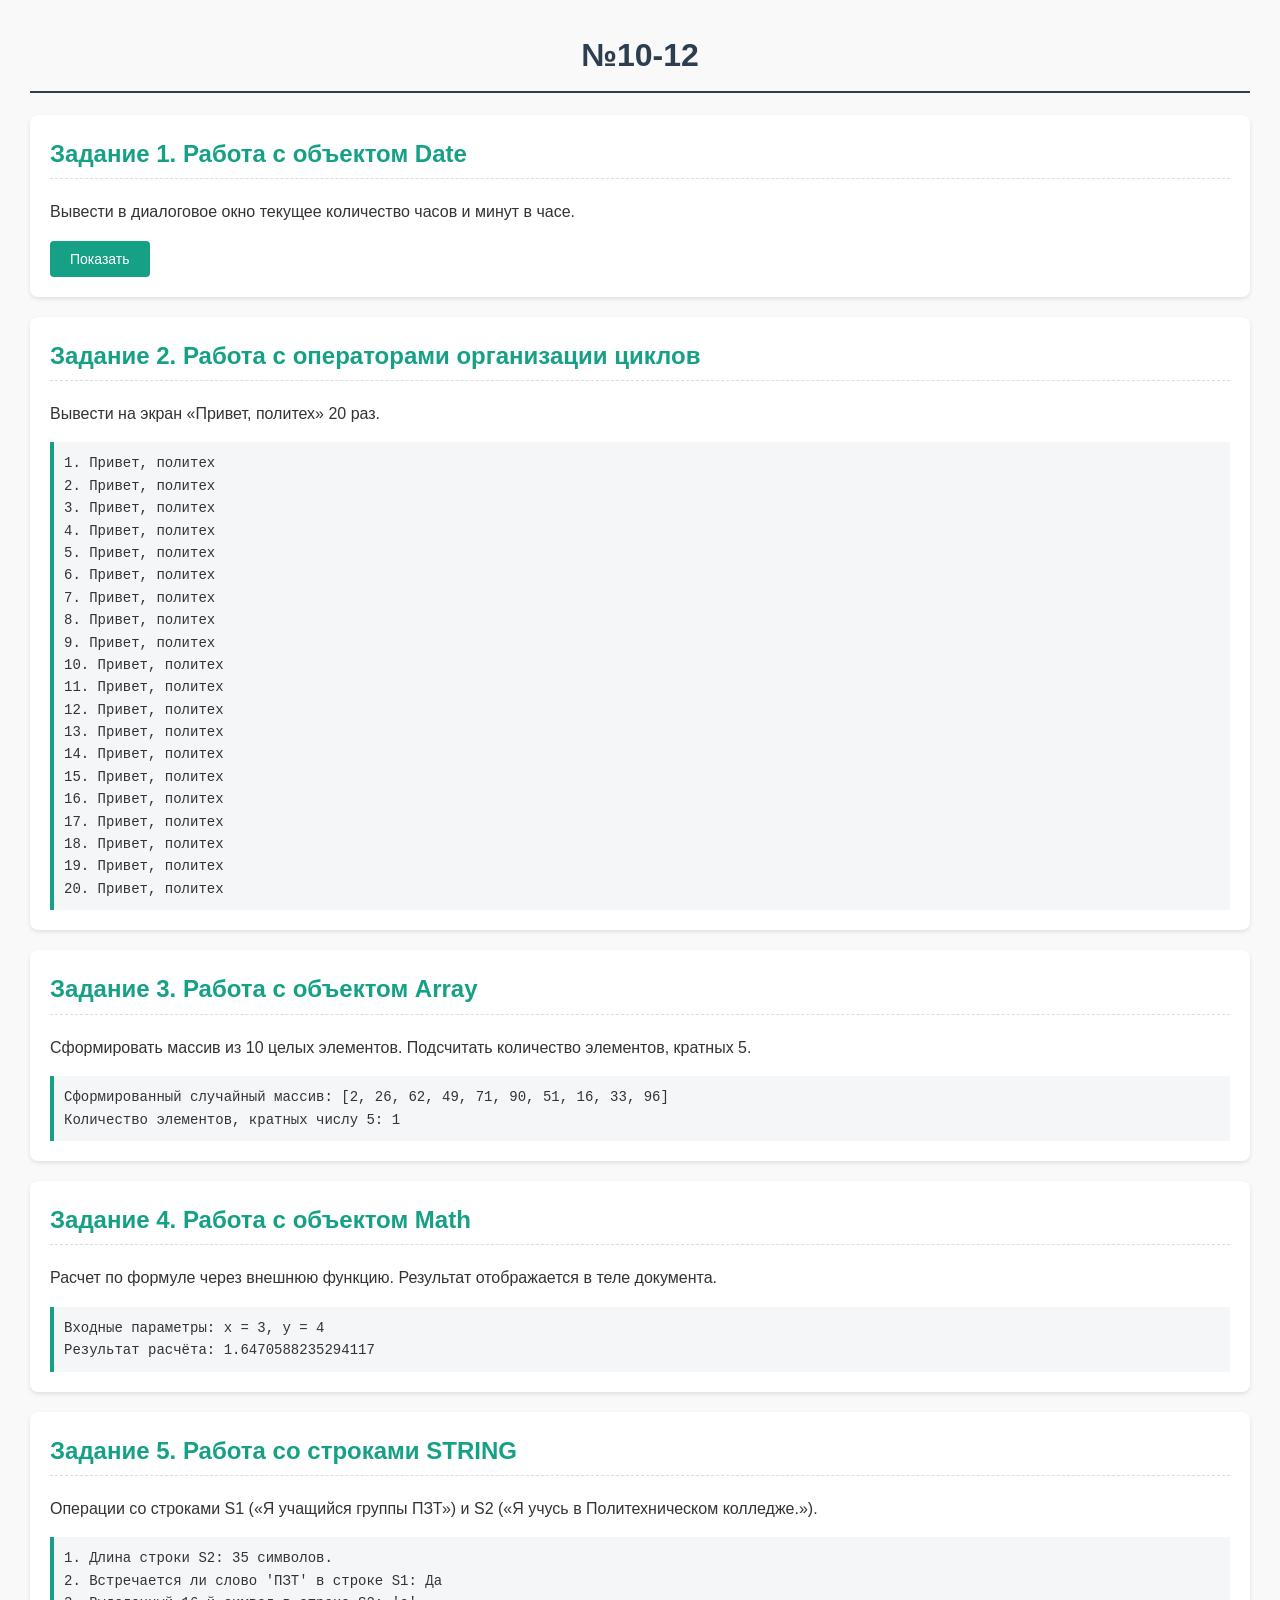
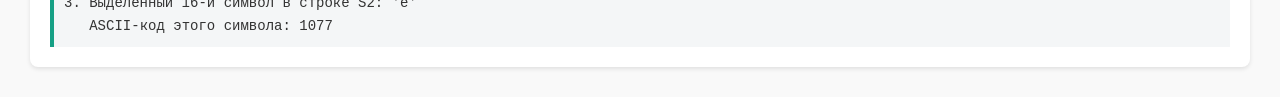
<file: 10-12/index.html>
<!DOCTYPE html>
<html lang="ru">
<head>
    <meta charset="UTF-8">
    <title>Вариант 10</title>
    <style>
        body { font-family: Arial, sans-serif; line-height: 1.6; margin: 30px; background-color: #f9f9f9; color: #333; }
        h1 { color: #2c3e50; text-align: center; border-bottom: 2px solid #2c3e50; padding-bottom: 10px; }
        .task { background: #fff; padding: 20px; margin-bottom: 20px; border-radius: 8px; box-shadow: 0 2px 4px rgba(0,0,0,0.1); }
        h2 { color: #16a085; margin-top: 0; border-bottom: 1px dashed #ddd; padding-bottom: 5px; }
        button { background-color: #16a085; color: white; border: none; padding: 10px 20px; font-size: 14px; border-radius: 4px; cursor: pointer; }
        button:hover { background-color: #117a65; }
        .result { background-color: #f4f6f7; padding: 10px; border-left: 4px solid #16a085; font-family: monospace; font-size: 14px; white-space: pre-wrap; margin-top: 10px; }
    </style>

    <!-- ЗАДАНИЕ 1-->
    <script>
        function showTime() {
            var now = new Date();
            var hours = now.getHours();
            var minutes = now.getMinutes();
            alert("Текущее время: " + hours + " ч. " + minutes + " мин.");
        }
    </script>

    <!-- ЗАДАНИЕ 4 -->
    <script src="script4.js"></script>
</head>
<body>

    <h1>№10-12</h1>

    <!-- ЗАДАНИЕ 1 -->
    <div class="task">
        <h2>Задание 1. Работа с объектом Date</h2>
        <p>Вывести в диалоговое окно текущее количество часов и минут в часе.</p>
        <button onclick="showTime()">Показать</button>
    </div>

    <!-- ЗАДАНИЕ 2 -->
    <div class="task">
        <h2>Задание 2. Работа с операторами организации циклов</h2>
        <p>Вывести на экран «Привет, политех» 20 раз.</p>
        <div class="result" id="task2-result"></div>
        <script>
            var count = 0;
            var textResult = "";
            while (count < 20) {
                textResult += (count + 1) + ". Привет, политех\n";
                count++;
            }
            document.getElementById("task2-result").innerText = textResult;
        </script>
    </div>

     <!-- ЗАДАНИЕ 3 -->
    <div class="task">
        <h2>Задание 3. Работа с объектом Array</h2>
        <p>Сформировать массив из 10 целых элементов. Подсчитать количество элементов, кратных 5.</p>
        <div class="result" id="task3-result"></div>
        <script>
            // Создаем пустой массив 
            var numbers = new Array(); 
            var countFive = 0;
            
            // Циклом заполняем массив 10 случайными целыми числами от 1 до 100
            for (var k = 0; k < 10; k++) {
                var randomNum = Math.floor(Math.random() * 100) + 1;
                numbers.push(randomNum);
            }
            
            // Проверяем элементы на кратность 5
            for (var j = 0; j < numbers.length; j++) {
                if (numbers[j] % 5 === 0) {
                    countFive++;
                }
            }
            
            var arrayOutput = "Сформированный случайный массив: [" + numbers.join(", ") + "]\n";
            arrayOutput += "Количество элементов, кратных числу 5: " + countFive;
            document.getElementById("task3-result").innerText = arrayOutput;
        </script>
    </div>

    <!-- ЗАДАНИЕ 4 -->
    <div class="task">
        <h2>Задание 4. Работа с объектом Math</h2>
        <p>Расчет по формуле через внешнюю функцию. Результат отображается в теле документа.</p>
        <div class="result" id="task4-result"></div>
        <script>
            // Вызываем функцию calculateFormula, которая подключена из файла script4.js
            var xVal = 3;
            var yVal = 4;
            var mathRes = calculateFormula(xVal, yVal);

            var mathOutput = "Входные параметры: x = " + xVal + ", y = " + yVal + "\n";
            mathOutput += "Результат расчёта: " + mathRes;
            document.getElementById("task4-result").innerText = mathOutput;
        </script>
    </div>

    <!-- ЗАДАНИЕ 5 -->
    <div class="task">
        <h2>Задание 5. Работа со строками STRING</h2>
        <p>Операции со строками S1 («Я учащийся группы ПЗТ») и S2 («Я учусь в Политехническом колледже.»).</p>
        <div class="result" id="task5-result"></div>
        <script>
            var s1 = "Я учащийся группы ПЗТ";
            var s2 = "Я учусь в Политехническом колледже.";

            // 1. Длина строки S2
            var lenS2 = s2.length;

            // 2. Поиск слова "ПЗТ" в S1
            var hasWord = s1.indexOf("ПЗТ") !== -1 ? "Да" : "Нет";

            // 3. Выделение n-го символа (n = 16) и определение его ASCII-кода
            var n = 16;
            var charAtN = s2.charAt(n - 1); 
            var asciiCode = charAtN.charCodeAt(0);

            var stringOutput = "1. Длина строки S2: " + lenS2 + " символов.\n";
            stringOutput += "2. Встречается ли слово 'ПЗТ' в строке S1: " + hasWord + "\n";
            stringOutput += "3. Выделенный " + n + "-й символ в строке S2: '" + charAtN + "'\n";
            stringOutput += "   ASCII-код этого символа: " + asciiCode;

            document.getElementById("task5-result").innerText = stringOutput;
        </script>
    </div>

</body>
</html>
</file>
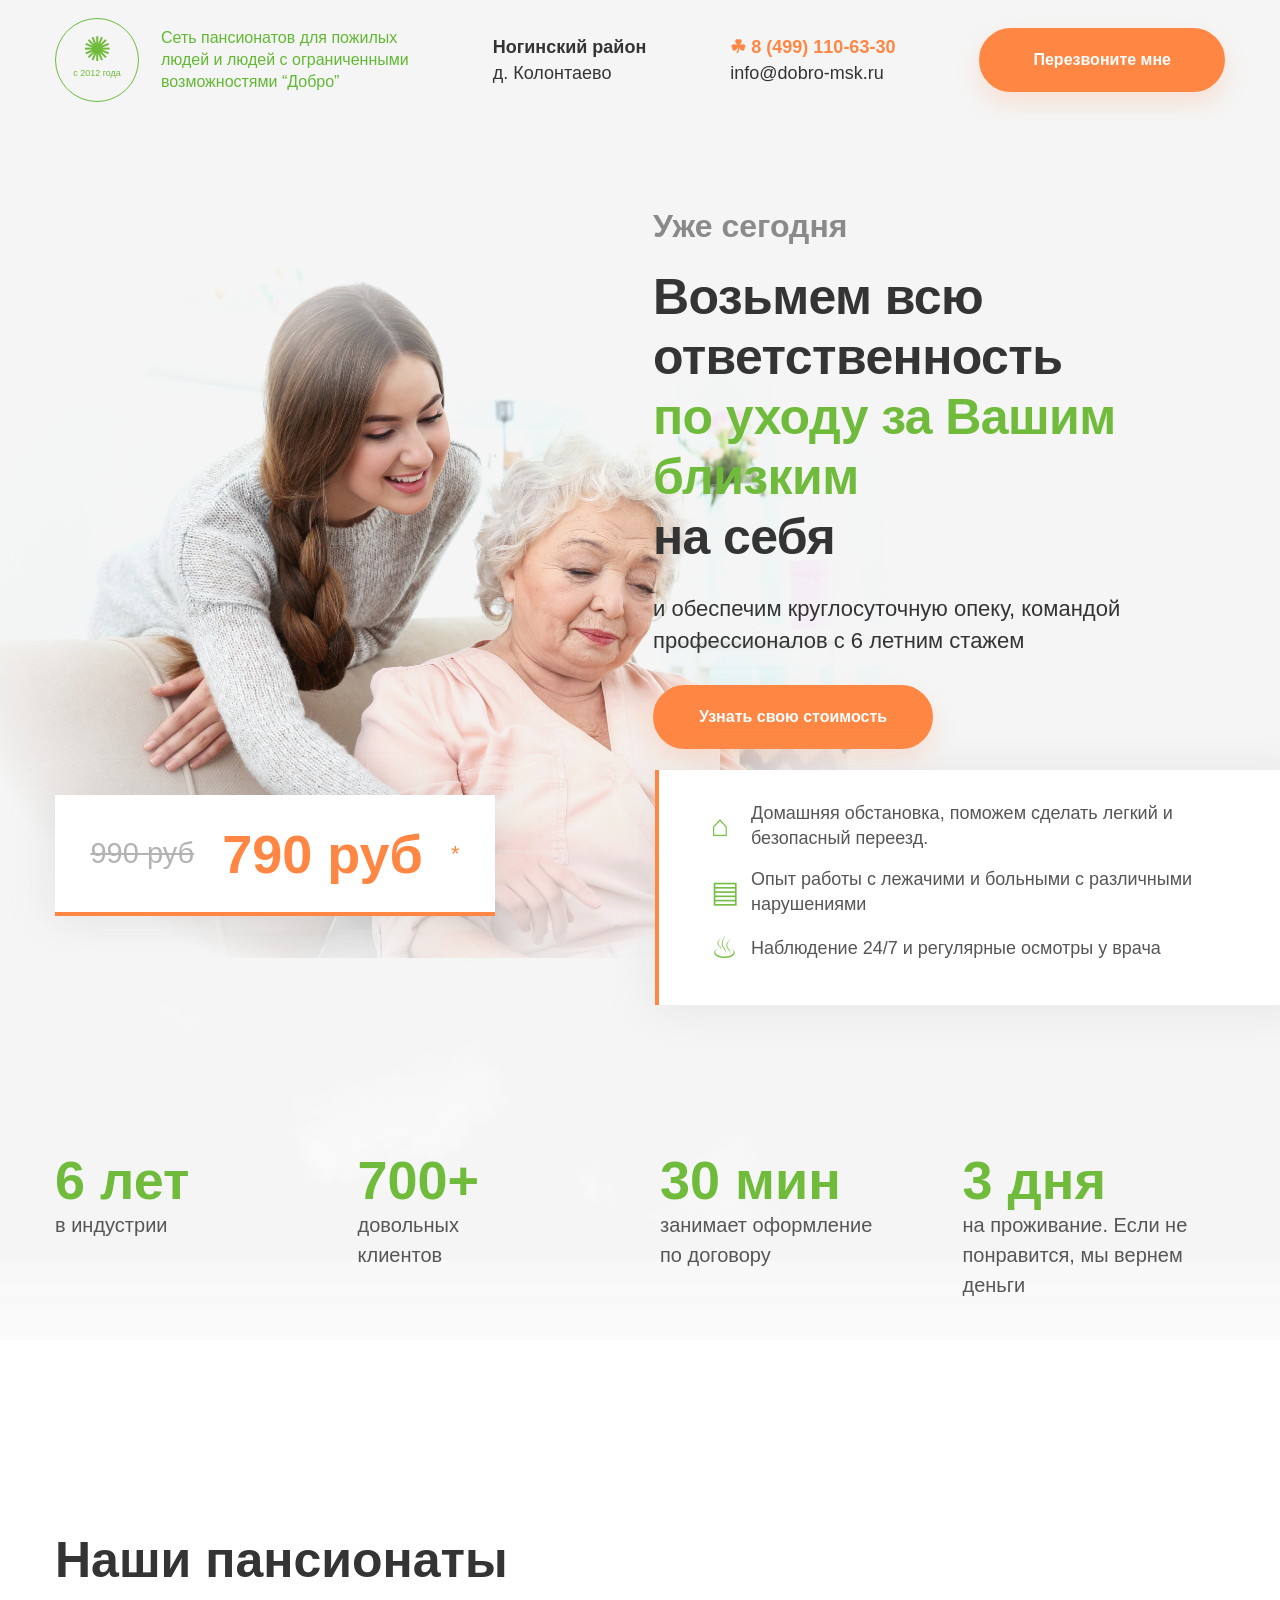
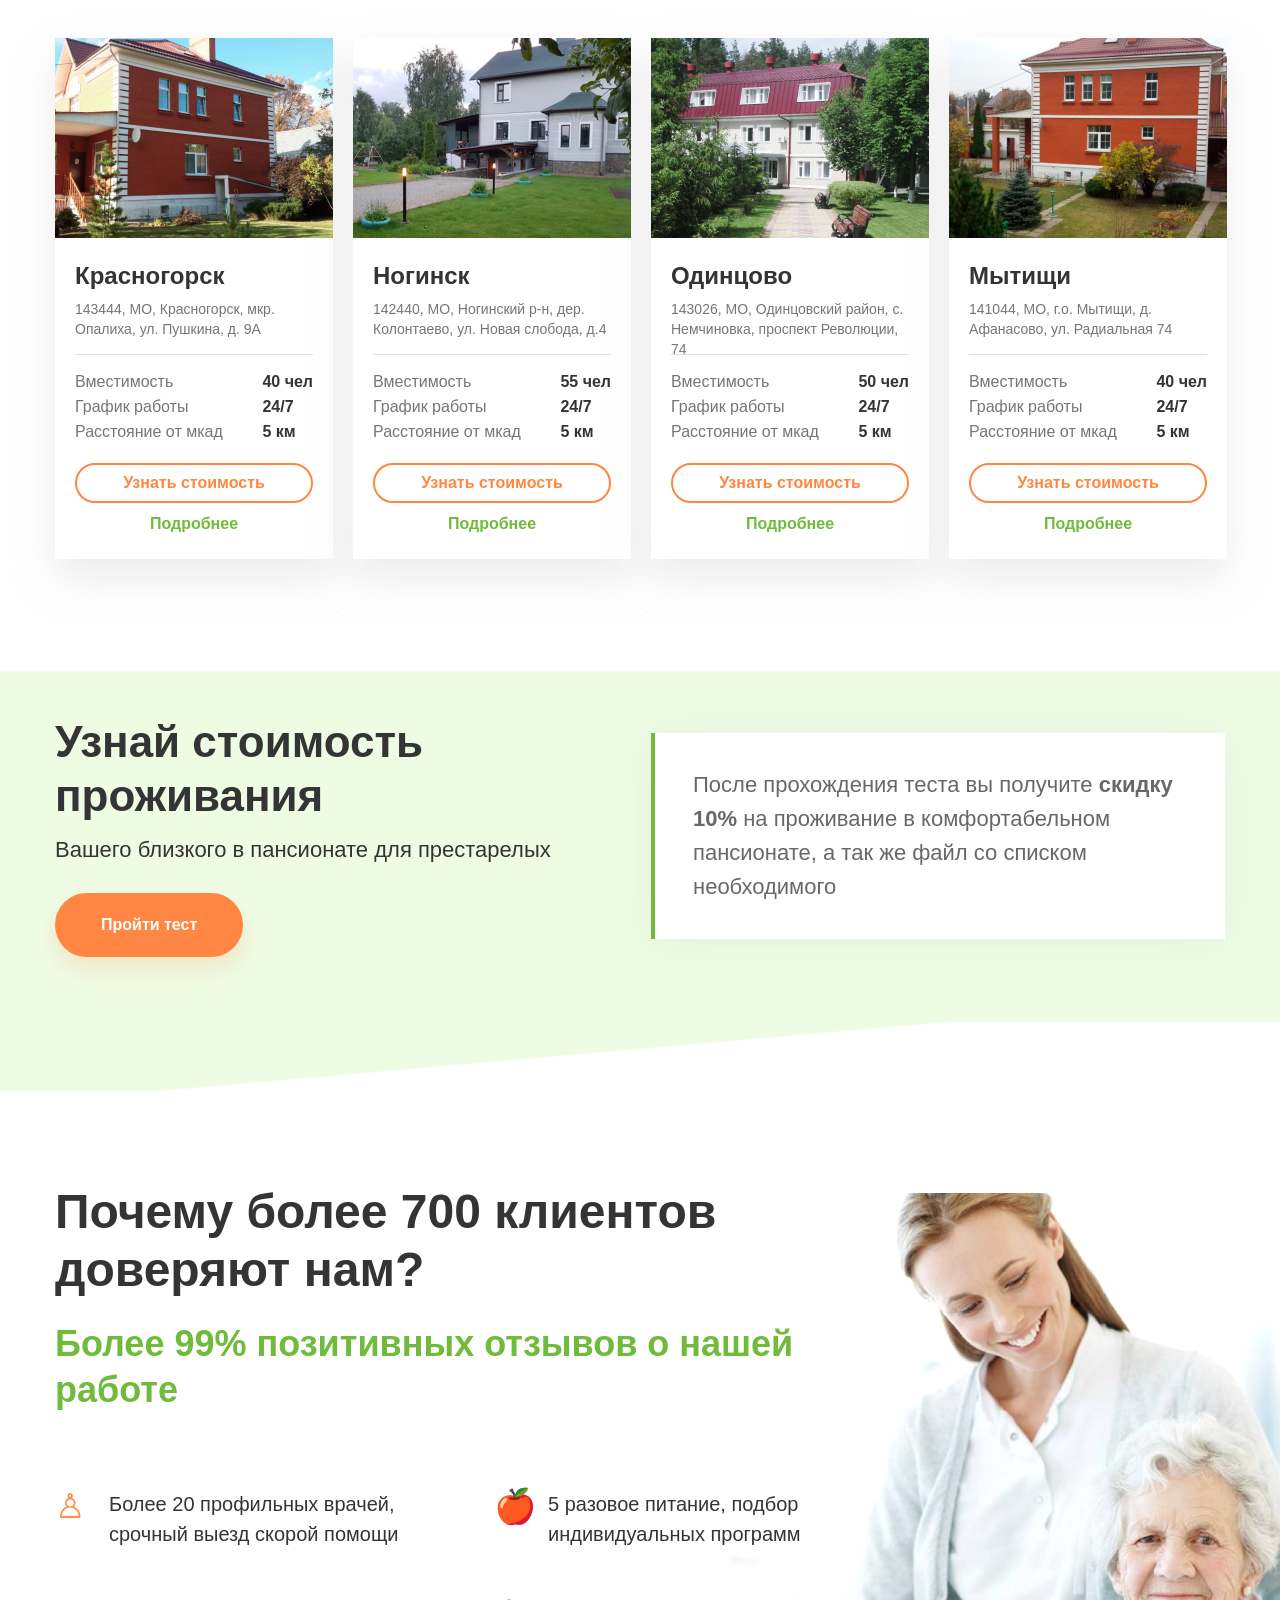
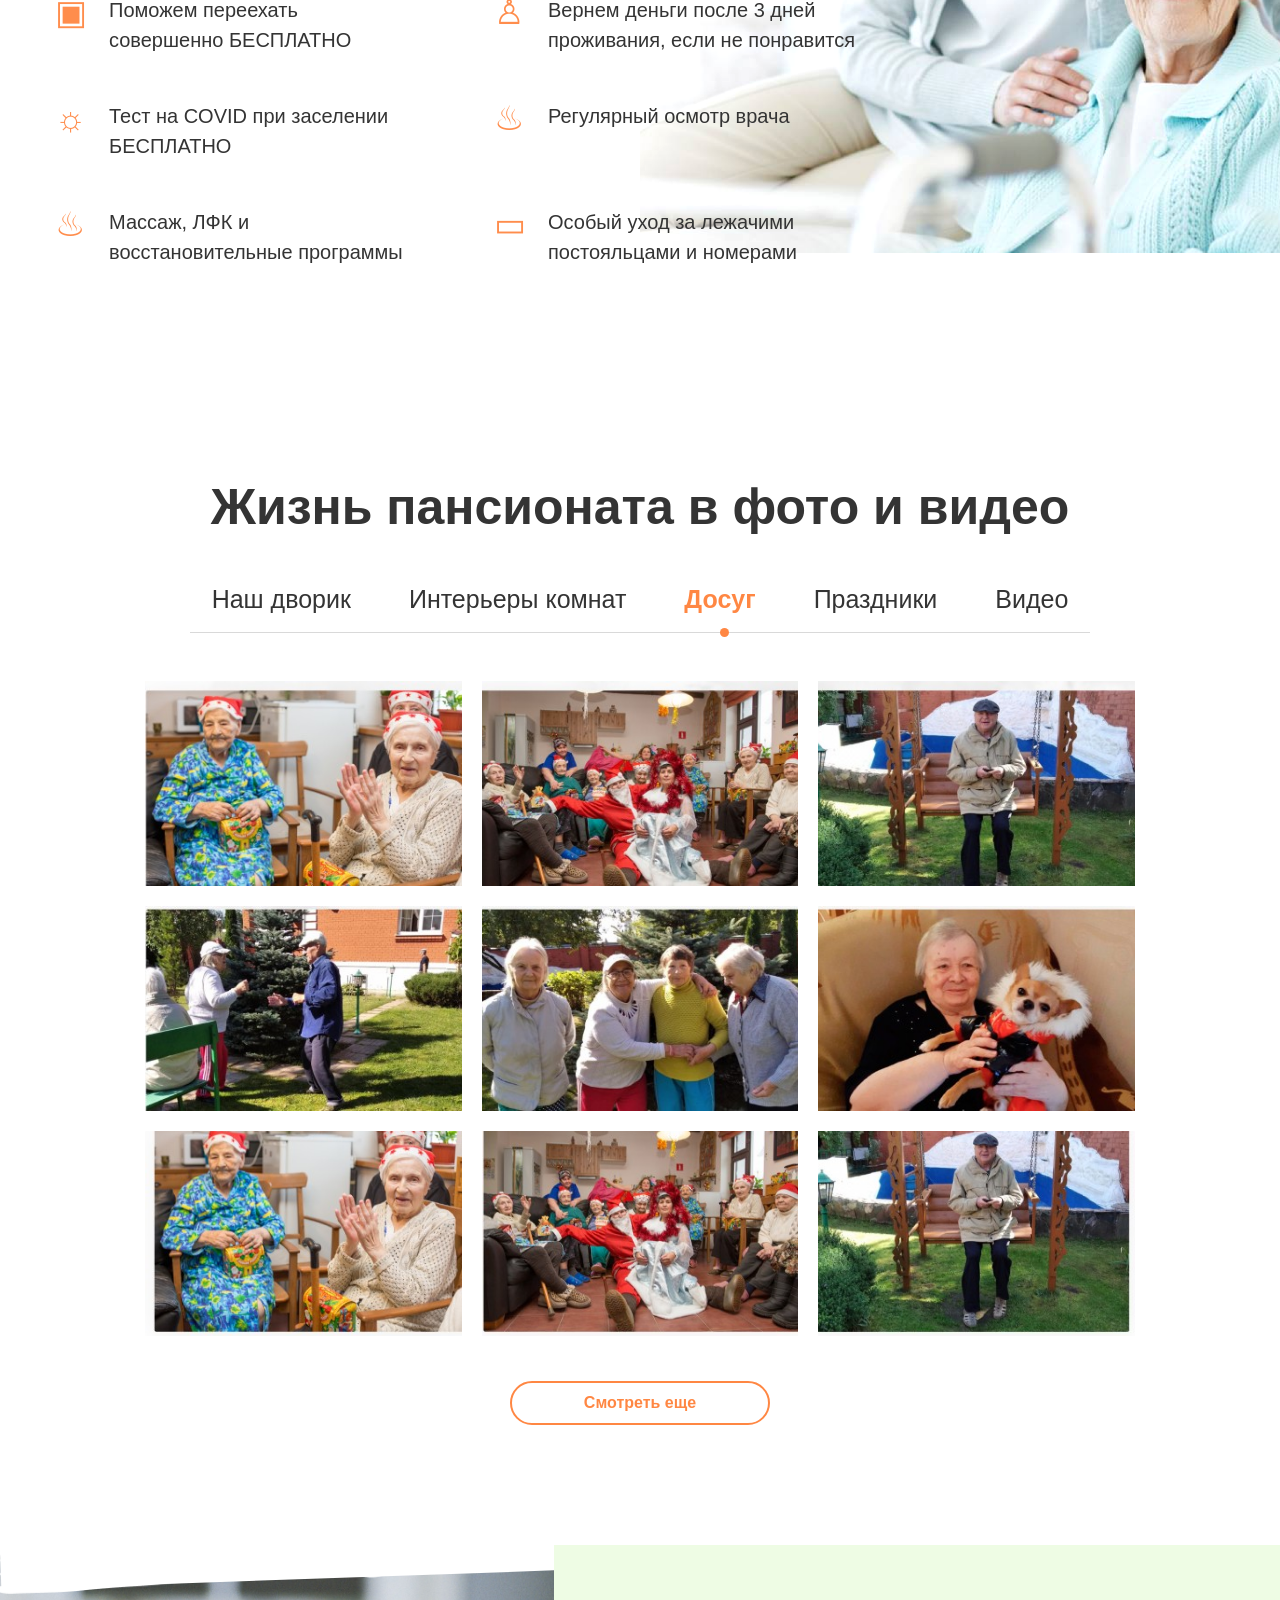
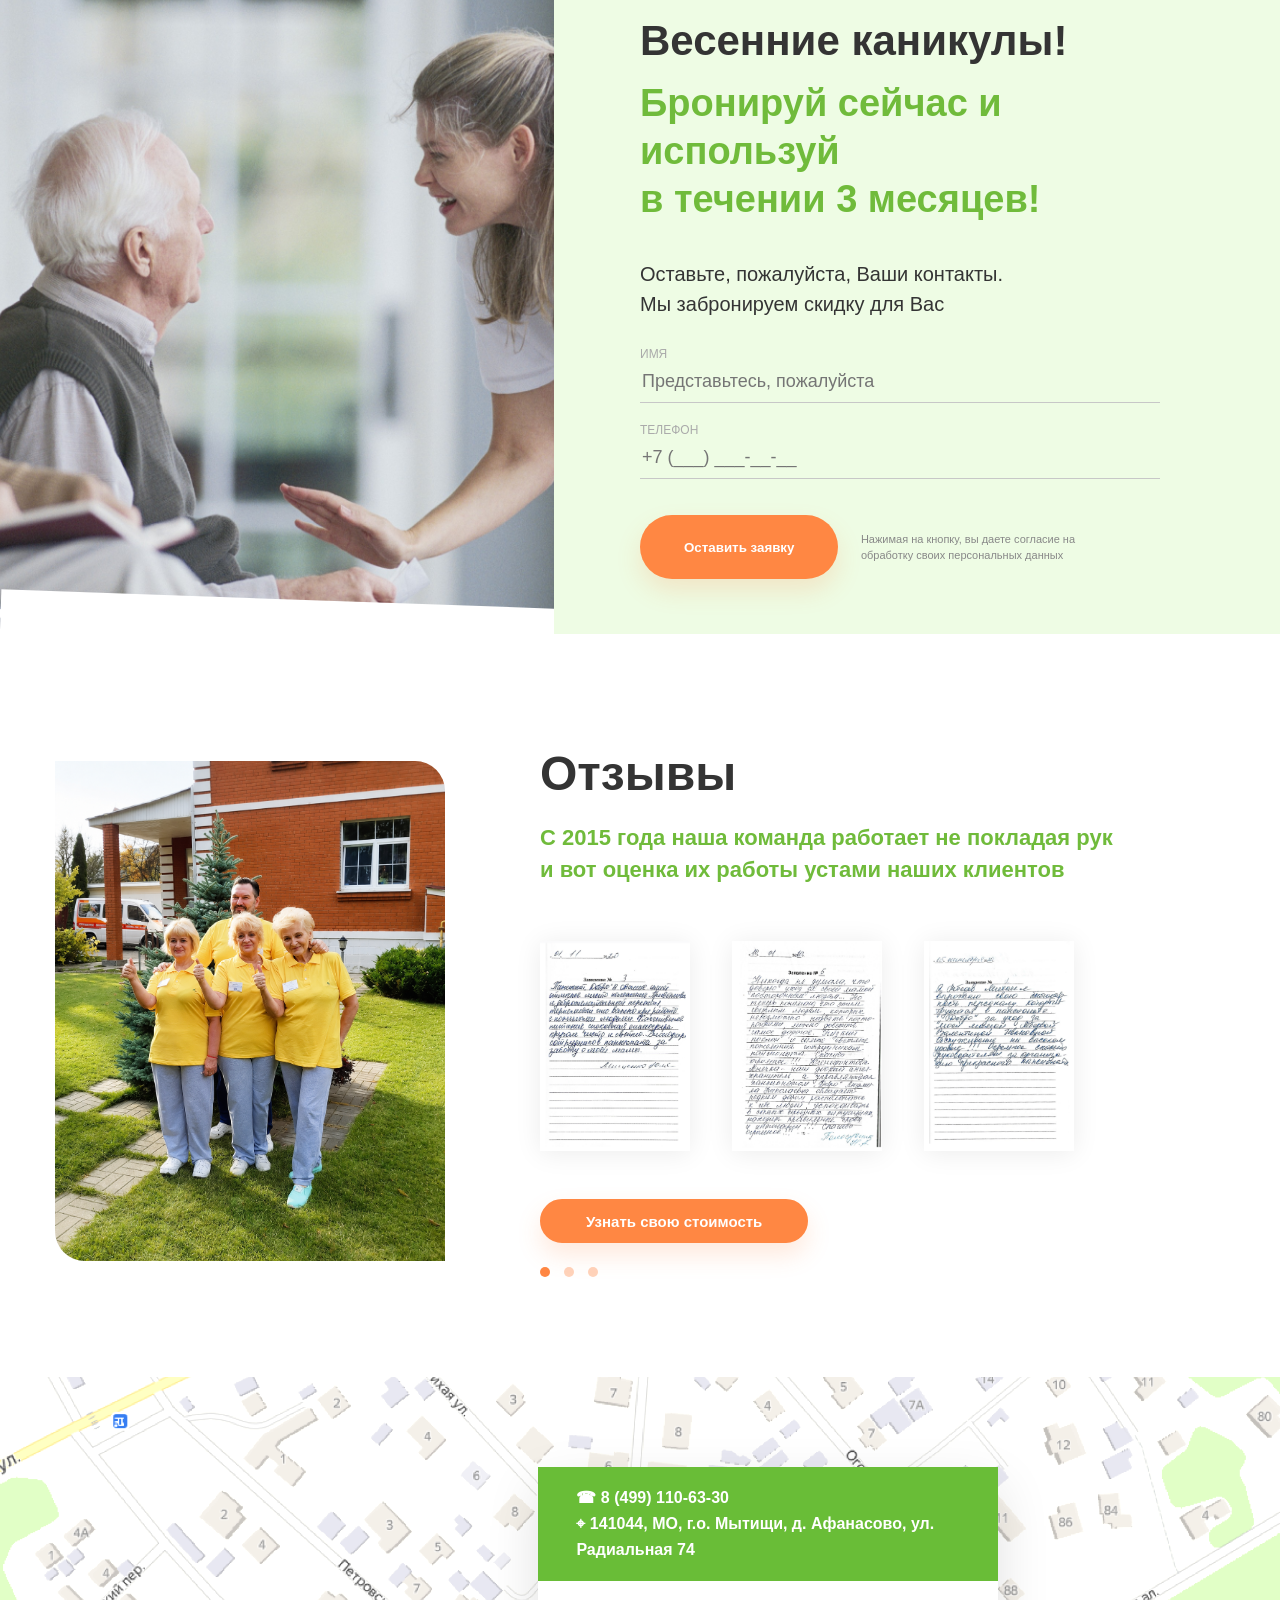
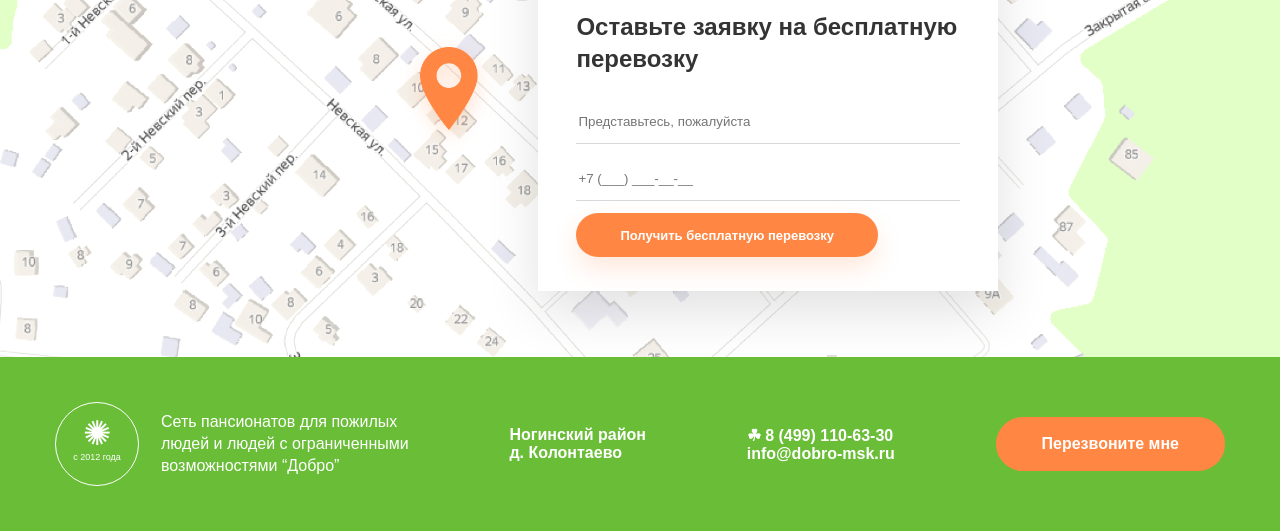
<file: pansionat2/pansionat2/index.html>
<!DOCTYPE html>
<html lang="ru">
<head>
  <meta charset="UTF-8" />
  <meta name="viewport" content="width=device-width, initial-scale=1.0" />
  <title>Сеть пансионатов «Добро»</title>
  <link rel="stylesheet" href="css/style.css" />
</head>
<body>
  <header class="header">
    <div class="container header__inner">
      <div class="brand">
        <div class="logo"><span>✺</span><small>с 2012 года</small></div>
        <p>Сеть пансионатов для пожилых<br>людей и людей с ограниченными<br>возможностями “Добро”</p>
      </div>
      <div class="header__place"><b>Ногинский район</b><span>д. Колонтаево</span></div>
      <div class="header__contacts"><b>☘ 8 (499) 110-63-30</b><span>info@dobro-msk.ru</span></div>
      <a class="btn header__btn" href="#form">Перезвоните мне</a>
    </div>
  </header>

  <main>
    <section class="hero">
      <div class="hero__photo"></div>
      <div class="hero__clouds"></div>
      <div class="container hero__content">
        <div class="hero__text">
          <p class="overline">Уже сегодня</p>
          <h1>Возьмем всю ответственность<br><span>по уходу за Вашим близким</span><br>на себя</h1>
          <p class="lead">и обеспечим круглосуточную опеку, командой<br>профессионалов с 6 летним стажем</p>
          <a class="btn" href="#form">Узнать свою стоимость</a>
        </div>

        <div class="price-card">
          <span class="old">990 руб</span>
          <strong>790 руб</strong>
          <sup>*</sup>
        </div>

        <div class="hero-features">
          <div><i>⌂</i><p>Домашняя обстановка, поможем сделать легкий и безопасный переезд.</p></div>
          <div><i>▤</i><p>Опыт работы с лежачими и больными с различными нарушениями</p></div>
          <div><i>♨</i><p>Наблюдение 24/7 и регулярные осмотры у врача</p></div>
        </div>

        <div class="stats">
          <div><b>6 лет</b><span>в индустрии</span></div>
          <div><b>700+</b><span>довольных<br>клиентов</span></div>
          <div><b>30 мин</b><span>занимает оформление<br>по договору</span></div>
          <div><b>3 дня</b><span>на проживание. Если не<br>понравится, мы вернем<br>деньги</span></div>
        </div>
      </div>
    </section>

    <section class="boarding section-cloud">
      <div class="container">
        <h2>Наши пансионаты</h2>

        <div class="cards">
          <article class="card">
            <img src="assets/house1.png" alt="Красногорск">
            <div class="card__body">
              <h3>Красногорск</h3>
              <p class="addr">143444, МО, Красногорск, мкр. Опалиха, ул. Пушкина, д. 9А</p>
              <dl>
                <dt>Вместимость</dt><dd>40 чел</dd>
                <dt>График работы</dt><dd>24/7</dd>
                <dt>Расстояние от мкад</dt><dd>5 км</dd>
              </dl>
              <a class="btn btn-outline" href="#form">Узнать стоимость</a>
              <a class="more" href="#form">Подробнее</a>
            </div>
          </article>

          <article class="card active">
            <img src="assets/house2.png" alt="Ногинск">
            <div class="card__body">
              <h3>Ногинск</h3>
              <p class="addr">142440, МО, Ногинский р-н, дер. Колонтаево, ул. Новая слобода, д.4</p>
              <dl>
                <dt>Вместимость</dt><dd>55 чел</dd>
                <dt>График работы</dt><dd>24/7</dd>
                <dt>Расстояние от мкад</dt><dd>5 км</dd>
              </dl>
              <a class="btn btn-outline" href="#form">Узнать стоимость</a>
              <a class="more" href="#form">Подробнее</a>
            </div>
          </article>

          <article class="card">
            <img src="assets/house3.png" alt="Одинцово">
            <div class="card__body">
              <h3>Одинцово</h3>
              <p class="addr">143026, МО, Одинцовский район, с. Немчиновка, проспект Революции, 74</p>
              <dl>
                <dt>Вместимость</dt><dd>50 чел</dd>
                <dt>График работы</dt><dd>24/7</dd>
                <dt>Расстояние от мкад</dt><dd>5 км</dd>
              </dl>
              <a class="btn btn-outline" href="#form">Узнать стоимость</a>
              <a class="more" href="#form">Подробнее</a>
            </div>
          </article>

          <article class="card">
            <img src="assets/house4.png" alt="Мытищи">
            <div class="card__body">
              <h3>Мытищи</h3>
              <p class="addr">141044, МО, г.о. Мытищи, д. Афанасово, ул. Радиальная 74</p>
              <dl>
                <dt>Вместимость</dt><dd>40 чел</dd>
                <dt>График работы</dt><dd>24/7</dd>
                <dt>Расстояние от мкад</dt><dd>5 км</dd>
              </dl>
              <a class="btn btn-outline" href="#form">Узнать стоимость</a>
              <a class="more" href="#form">Подробнее</a>
            </div>
          </article>
        </div>
      </div>
    </section>

    <section class="quiz">
      <div class="container quiz__inner">
        <div>
          <h2>Узнай стоимость<br>проживания</h2>
          <p>Вашего близкого в пансионате для престарелых</p>
          <a class="btn" href="#form">Пройти тест</a>
        </div>
        <div class="note">После прохождения теста вы получите <b>скидку 10%</b> на проживание в комфортабельном пансионате, а так же файл со списком необходимого</div>
      </div>
    </section>

    <section class="trust section-cloud bottom-cloud">
      <div class="container trust__inner">
        <div class="trust__text">
          <h2>Почему более 700 клиентов<br>доверяют нам?</h2>
          <h3>Более 99% позитивных отзывов о нашей работе</h3>
          <div class="benefits">
            <p><i>♙</i>Более 20 профильных врачей,<br>срочный выезд скорой помощи</p>
            <p><i>🍎</i>5 разовое питание, подбор<br>индивидуальных программ</p>
            <p><i>▣</i>Поможем переехать<br>совершенно БЕСПЛАТНО</p>
            <p><i>♙</i>Вернем деньги после 3 дней<br>проживания, если не понравится</p>
            <p><i>☼</i>Тест на COVID при заселении<br>БЕСПЛАТНО</p>
            <p><i>♨</i>Регулярный осмотр врача</p>
            <p><i>♨</i>Массаж, ЛФК и<br>восстановительные программы</p>
            <p><i>▭</i>Особый уход за лежачими<br>постояльцами и номерами</p>
          </div>
        </div>
        <img class="trust__img" src="assets/trust.png" alt="Уход за пожилыми">
      </div>
    </section>

    <section class="gallery section-cloud" id="gallery">
      <div class="container">
        <h2>Жизнь пансионата в фото и видео</h2>

        <nav class="tabs">
          <a href="#gallery" data-tab="yard">Наш дворик</a>
          <a href="#gallery" data-tab="rooms">Интерьеры комнат</a>
          <a href="#gallery" data-tab="leisure" class="active">Досуг</a>
          <a href="#gallery" data-tab="holidays">Праздники</a>
          <a href="#gallery" data-tab="video">Видео</a>
        </nav>

        <div class="gallery__grid">
          <img src="assets/gallery1.jpg" alt="">
          <img src="assets/gallery2.jpg" alt="">
          <img src="assets/gallery3.jpg" alt="">
          <img src="assets/gallery4.jpg" alt="">
          <img src="assets/gallery5.jpg" alt="">
          <img src="assets/gallery6.jpg" alt="">
          <img src="assets/gallery7.jpg" alt="">
          <img src="assets/gallery8.jpg" alt="">
          <img src="assets/gallery9.jpg" alt="">
        </div>

        <a class="btn btn-outline gallery__btn" href="#gallery">Смотреть еще</a>
      </div>
    </section>

    <section class="promo" id="form">
      <div class="promo__photo"><img src="assets/promo.png" alt=""></div>
      <div class="promo__form">
        <h2>Весенние каникулы!</h2>
        <h3>Бронируй сейчас и используй<br>в течении 3 месяцев!</h3>
        <p>Оставьте, пожалуйста, Ваши контакты.<br>Мы забронируем скидку для Вас</p>
        <form>
          <label>ИМЯ</label>
          <input placeholder="Представьтесь, пожалуйста">
          <label>ТЕЛЕФОН</label>
          <input placeholder="+7 (___) ___-__-__">
          <button class="btn">Оставить заявку</button>
          <small>Нажимая на кнопку, вы даете согласие на обработку своих персональных данных</small>
        </form>
      </div>
    </section>

    <section class="reviews">
      <div class="container reviews__inner">
        <img class="reviews__staff" src="assets/staff.png" alt="Команда">
        <div class="reviews__content">
          <h2>Отзывы</h2>
          <h3>С 2015 года наша команда работает не покладая рук<br>и вот оценка их работы устами наших клиентов</h3>
          <div class="review-list">
            <img src="assets/review1.png" alt="">
            <img src="assets/review2.png" alt="">
            <img src="assets/review3.png" alt="">
          </div>
          <a class="btn" href="#form">Узнать свою стоимость</a>
        </div>
      </div>
    </section>

    <section class="map">
      <img src="assets/map.png" alt="Карта">
      <img src="assets/marker.png" class="map-marker" alt="Маркер">

      <form class="map-form">
        <div class="map-form__head">☎ 8 (499) 110-63-30<br>⌖ 141044, МО, г.о. Мытищи, д. Афанасово, ул. Радиальная 74</div>
        <h3>Оставьте заявку на бесплатную перевозку</h3>
        <input placeholder="Представьтесь, пожалуйста">
        <input placeholder="+7 (___) ___-__-__">
        <button class="btn">Получить бесплатную перевозку</button>
      </form>
    </section>
  </main>

  <footer class="footer">
    <div class="container footer__inner">
      <div class="brand white">
        <div class="logo"><span>✺</span><small>с 2012 года</small></div>
        <p>Сеть пансионатов для пожилых<br>людей и людей с ограниченными<br>возможностями “Добро”</p>
      </div>
      <b>Ногинский район<br>д. Колонтаево</b>
      <b>☘ 8 (499) 110-63-30<br>info@dobro-msk.ru</b>
      <a class="btn" href="#form">Перезвоните мне</a>
    </div>
  </footer>

  <script src="js/script.js"></script>
</body>
</html>
</file>
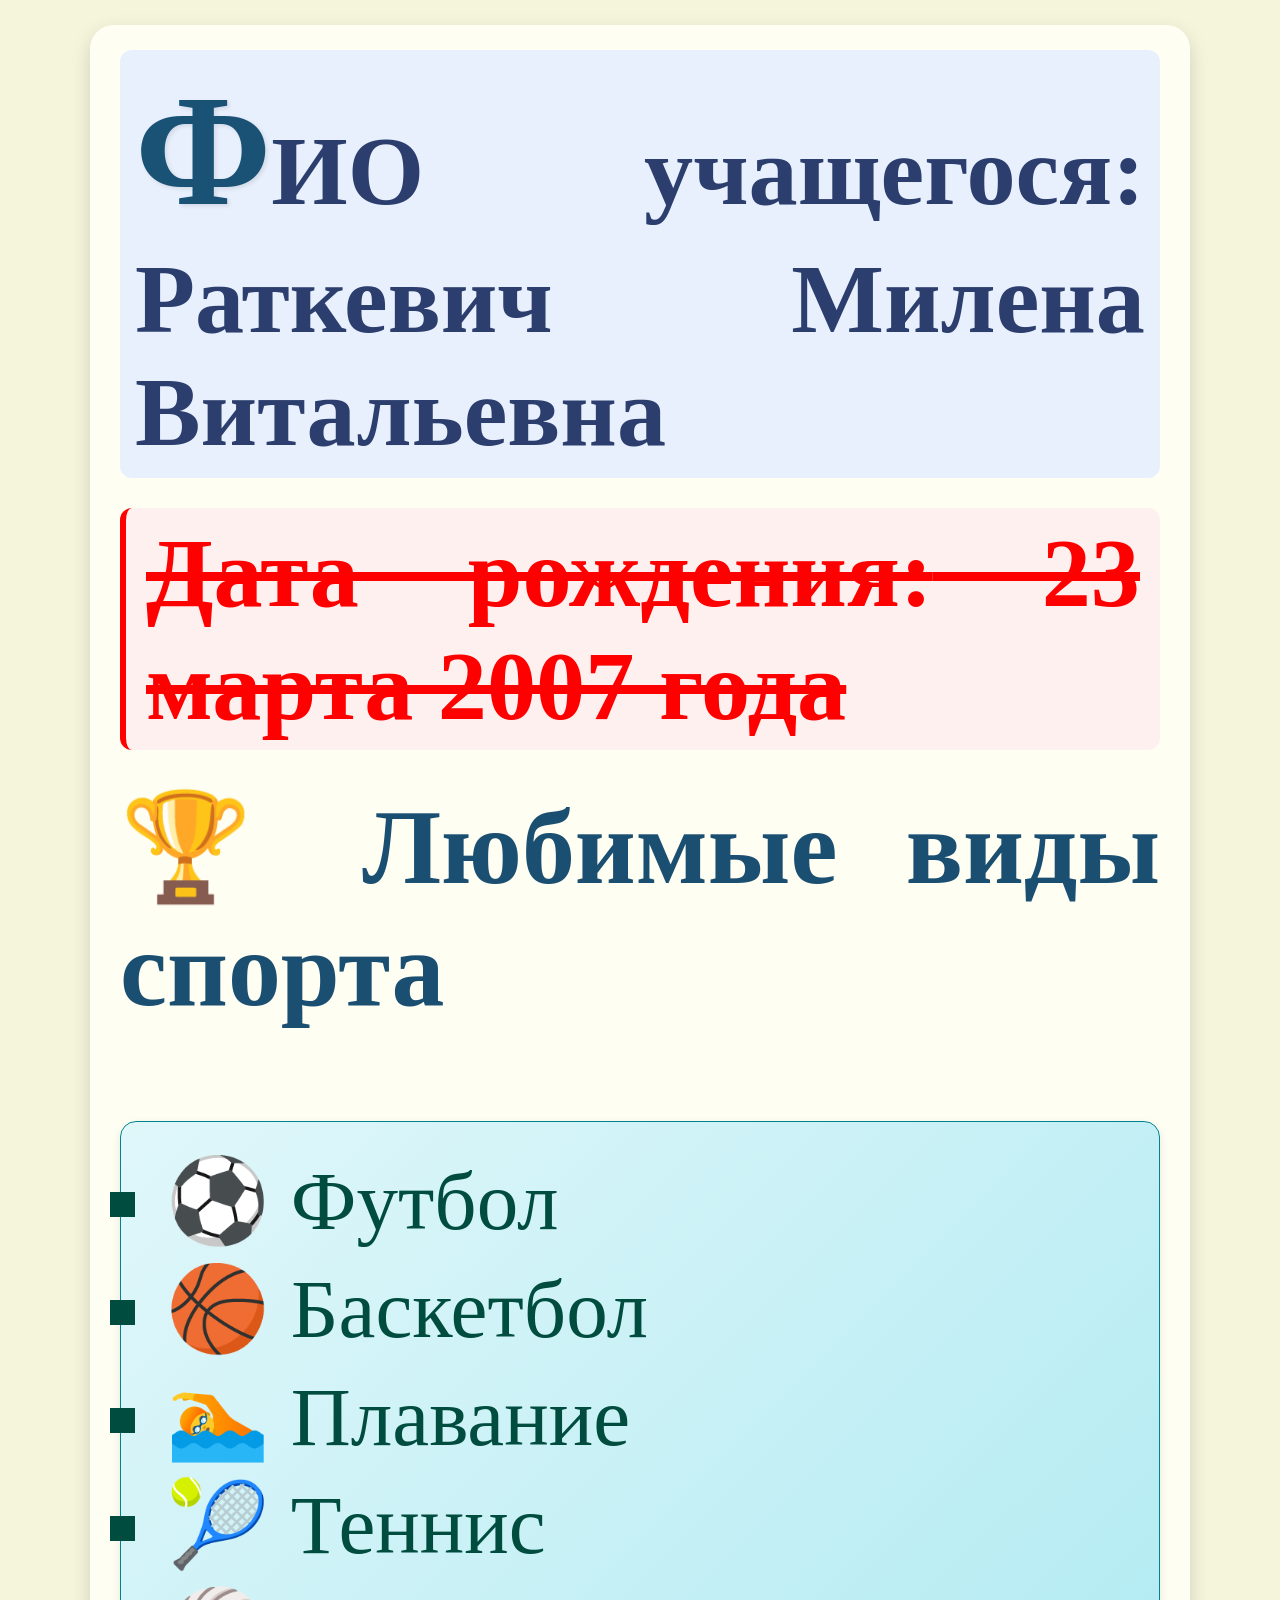
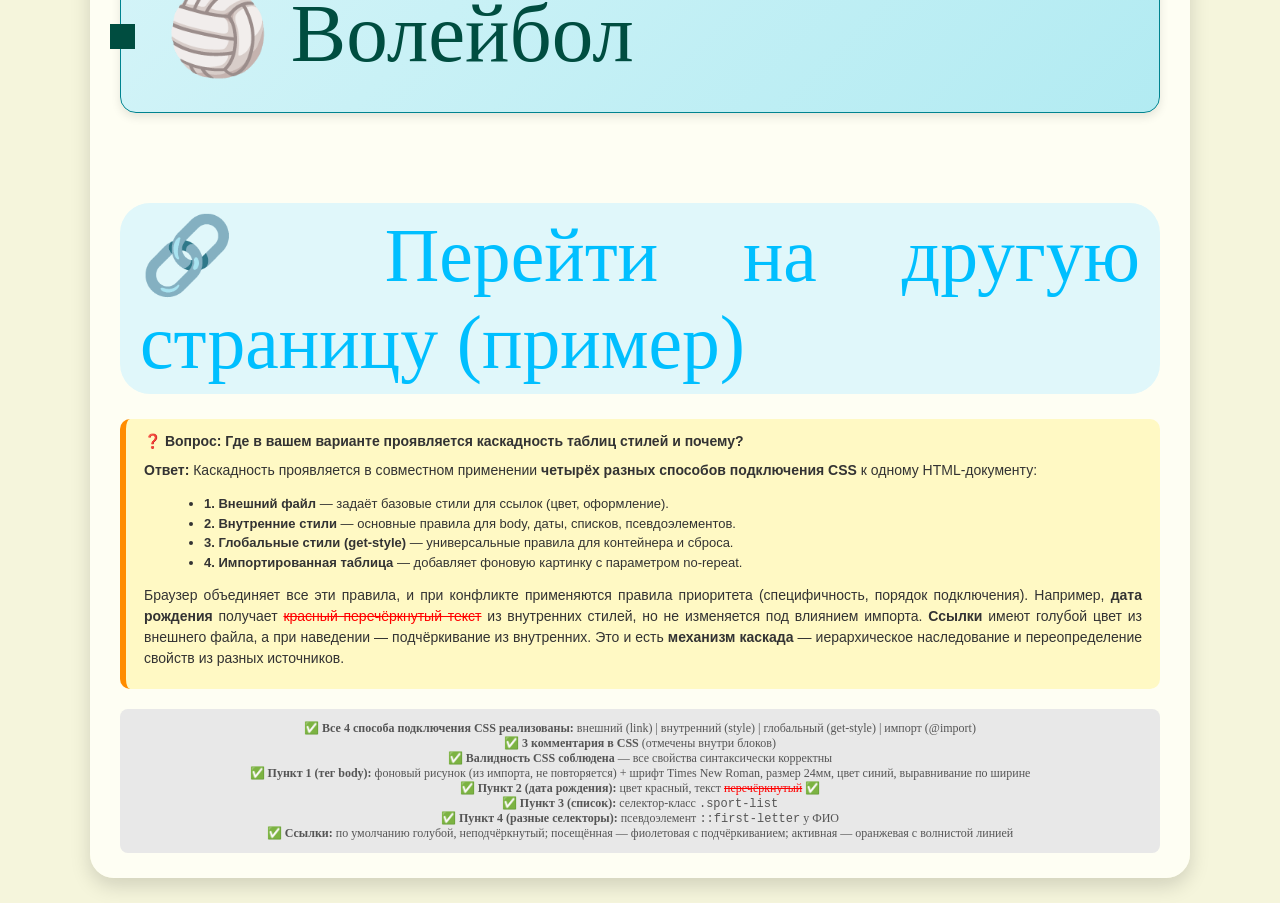
<file: вариант 17. 2 тем контроль.html>
<!DOCTYPE html>
<html lang="ru">
<head>
    <meta charset="UTF-8">
    <title>Вариант №17 - Технология CSS</title>
    
    <!-- ============================================= -->
    <!-- 1. Внешний файл CSS (подключение через link)   -->
    <!-- ============================================= -->
    <link rel="stylesheet" href="data:text/css;charset=utf-8,%2F*%20External%20styles%20for%20links%20*%2F%0Aa%3Alink%7Bcolor%3A%2300BFFF%3Btext-decoration%3Anone%3B%7D%0Aa%3Avisited%7Bcolor%3A%239933CC%3Btext-decoration%3Aunderline%3B%7D%0Aa%3Aactive%7Bcolor%3A%23FF4500%3Btext-decoration%3Aunderline%20wavy%3B%7D">
    
    <!-- ============================================= -->
    <!-- 2. Внутренние таблицы стилей                    -->
    <!-- ============================================= -->
    <style>
        /* Комментарий CSS 1: Стиль тела документа (фон, шрифт, выравнивание, цвет) */
        body {
            font-family: 'Times New Roman', Times, serif;
            font-size: 24mm;
            color: blue;           /* Цвет шрифта для всего документа - синий */
            text-align: justify;   /* Выравнивание по ширине */
            margin: 0;
            padding: 25px;
            background-color: #f5f5dc;
        }
        
        /* Комментарий CSS 2: Стиль для даты рождения - перечеркнутый + красный цвет */
        .birthdate {
            color: red;                 /* Цвет текста: красный */
            text-decoration: line-through; /* Перечеркнутый текст */
            font-weight: bold;
            font-size: 26mm;
            margin: 15px 0;
            background: #fff0f0;
            padding: 8px 20px;
            border-radius: 12px;
            display: inline-block;
            border-left: 6px solid red;
        }
        
        /* Стиль для ФИО (без перечеркивания, красиво) */
        .fio {
            font-size: 26mm;
            font-weight: bold;
            color: #2c3e6e;
            background: #e8f0fe;
            padding: 10px 15px;
            border-radius: 12px;
            margin-bottom: 15px;
        }
        
        /* Псевдоэлемент для первой буквы ФИО */
        .fio::first-letter {
            font-size: 42mm;
            color: #1a5276;
            text-shadow: 2px 2px 4px rgba(0,0,0,0.1);
        }
        
        /* Стиль списка - селектор-класс (задание 3) */
        ul.sport-list {
            list-style-type: square;
            background: linear-gradient(135deg, #e0f7fa, #b2ebf2);
            padding: 20px 20px 20px 45px;
            border-radius: 16px;
            border: 1px solid #00838f;
            box-shadow: 0 4px 10px rgba(0,0,0,0.1);
        }
        
        ul.sport-list li {
            margin: 10px 0;
            font-size: 22mm;
            color: #004d40;
            font-weight: 500;
        }
        
        /* Стили для ссылок (голубой, неподчеркнутый по умолчанию) */
        a {
            color: #00BFFF;
            text-decoration: none;
            transition: all 0.2s ease;
        }
        a:hover {
            text-decoration: underline;
            color: #0099cc;
        }
        a:visited {
            color: #9932CC;
            text-decoration: underline dotted;
        }
        a:active {
            color: #FF4500;
            text-decoration: underline wavy;
        }
        
        /* Стиль для ответа о каскадности */
        .answer-box {
            background: #fff9c4;
            border-left: 6px solid #ff8c00;
            padding: 12px 18px;
            margin-top: 25px;
            border-radius: 10px;
            color: #333;
            font-size: 14px;
            line-height: 1.5;
            font-family: 'Segoe UI', Arial, sans-serif;
        }
        
        .answer-box p {
            margin: 8px 0;
        }
        
        .info-note {
            font-size: 12px;
            color: #555;
            background: #e8e8e8;
            padding: 12px;
            border-radius: 8px;
            margin-top: 20px;
            text-align: center;
        }
        
        h3 {
            color: #1b4f72;
            font-size: 28mm;
            margin: 20px 0 10px 0;
            font-weight: bold;
        }
    </style>
    
    <!-- ============================================= -->
    <!-- 3. Глобальные таблицы стилей (get-style)       -->
    <!-- ============================================= -->
    <style>
        /* Глобальные стили для всех элементов */
        * {
            box-sizing: border-box;
        }
        .container {
            max-width: 1100px;
            margin: 0 auto;
            background: rgba(255, 255, 245, 0.95);
            padding: 25px 30px;
            border-radius: 24px;
            box-shadow: 0 8px 20px rgba(0,0,0,0.15);
        }
        hr {
            border: 1px solid #ccc;
            margin: 20px 0;
        }
    </style>
    
    <!-- ============================================= -->
    <!-- 4. Импортированная таблица стилей               -->
    <!-- ============================================= -->
    <style>
        /* Комментарий CSS 3: Импорт задаёт фоновый рисунок без повторения */
        @import url('data:text/css;charset=utf-8,body%7Bbackground-image%3Aurl(%22data%3Aimage%2Fsvg%2Bxml%2C%253Csvg%20xmlns%3D%27http%3A%2F%2Fwww.w3.org%2F2000%2Fsvg%27%20viewBox%3D%270%200%20200%20150%27%3E%253Crect%20width%3D%27200%27%20height%3D%27150%27%20fill%3D%27%23cfe9ff%27%2F%3E%253Ccircle%20cx%3D%27100%27%20cy%3D%2775%27%20r%3D%2735%27%20fill%3D%27%23ffd966%27%2F%3E%253Cpolygon%20points%3D%22100%2C40%20115%2C65%20145%2C70%20123%2C90%20128%2C120%20100%2C105%2072%2C120%2077%2C90%2055%2C70%2085%2C65%22%20fill%3D%27%234caf50%27%2F%3E%253Ctext%20x%3D%2770%27%20y%3D%22135%27%20fill%3D%27%23333%27%20font-size%3D%2712%27%3ECSS%3C%2Ftext%3E%253C%2Fsvg%3E%22)%3Bbackground-repeat%3Ano-repeat%3Bbackground-position%3Abottom%20right%3Bbackground-attachment%3Afixed%3B%7D');
    </style>
</head>
<body>

<div class="container">
    <!-- 1. ФИО учащегося (абзац) -->
    <div class="fio">
        <strong>ФИО учащегося:</strong> Раткевич Милена Витальевна
    </div>
    
    <!-- 2. Дата рождения (автономная строка) - перечеркнутая и красная -->
    <div class="birthdate">
        <strong>Дата рождения:</strong> 23 марта 2007 года
    </div>
    
    <!-- 3. Любимые виды спорта (список) -->
    <h3>🏆 Любимые виды спорта</h3>
    <ul class="sport-list">
        <li>⚽ Футбол</li>
        <li>🏀 Баскетбол</li>
        <li>🏊 Плавание</li>
        <li>🎾 Теннис</li>
        <li>🏐 Волейбол</li>
    </ul>
    
    <!-- 4. Ссылка на другую страницу -->
    <p style="margin: 20px 0;">
        <a href="#" target="_blank" style="font-size: 20mm; background: #e0f7fa; padding: 8px 20px; border-radius: 30px; display: inline-block;">🔗 Перейти на другую страницу (пример)</a>
    </p>
    
    <!-- Ответ на вопрос о каскадности -->
    <div class="answer-box">
        <strong>❓ Вопрос: Где в вашем варианте проявляется каскадность таблиц стилей и почему?</strong>
        <p><strong>Ответ:</strong> Каскадность проявляется в совместном применении <strong>четырёх разных способов подключения CSS</strong> к одному HTML-документу:</p>
        <ul style="margin-left: 20px; font-size: 13px;">
            <li><strong>1. Внешний файл</strong> — задаёт базовые стили для ссылок (цвет, оформление).</li>
            <li><strong>2. Внутренние стили</strong> — основные правила для body, даты, списков, псевдоэлементов.</li>
            <li><strong>3. Глобальные стили (get-style)</strong> — универсальные правила для контейнера и сброса.</li>
            <li><strong>4. Импортированная таблица</strong> — добавляет фоновую картинку с параметром no-repeat.</li>
        </ul>
        <p>Браузер объединяет все эти правила, и при конфликте применяются правила приоритета (специфичность, порядок подключения). Например, <strong>дата рождения</strong> получает <span style="color:red; text-decoration:line-through;">красный перечёркнутый текст</span> из внутренних стилей, но не изменяется под влиянием импорта. <strong>Ссылки</strong> имеют голубой цвет из внешнего файла, а при наведении — подчёркивание из внутренних. Это и есть <strong>механизм каскада</strong> — иерархическое наследование и переопределение свойств из разных источников.</p>
    </div>
    
    <div class="info-note">
        ✅ <strong>Все 4 способа подключения CSS реализованы:</strong> внешний (link) | внутренний (style) | глобальный (get-style) | импорт (@import)<br>
        ✅ <strong>3 комментария в CSS</strong> (отмечены внутри блоков)<br>
        ✅ <strong>Валидность CSS соблюдена</strong> — все свойства синтаксически корректны<br>
        ✅ <strong>Пункт 1 (тег body):</strong> фоновый рисунок (из импорта, не повторяется) + шрифт Times New Roman, размер 24мм, цвет синий, выравнивание по ширине<br>
        ✅ <strong>Пункт 2 (дата рождения):</strong> цвет красный, текст <span style="text-decoration:line-through; color:red;">перечёркнутый</span> ✅<br>
        ✅ <strong>Пункт 3 (список):</strong> селектор-класс <code>.sport-list</code><br>
        ✅ <strong>Пункт 4 (разные селекторы):</strong> псевдоэлемент <code>::first-letter</code> у ФИО<br>
        ✅ <strong>Ссылки:</strong> по умолчанию голубой, неподчёркнутый; посещённая — фиолетовая с подчёркиванием; активная — оранжевая с волнистой линией
    </div>
</div>

</body>
</html>
</file>
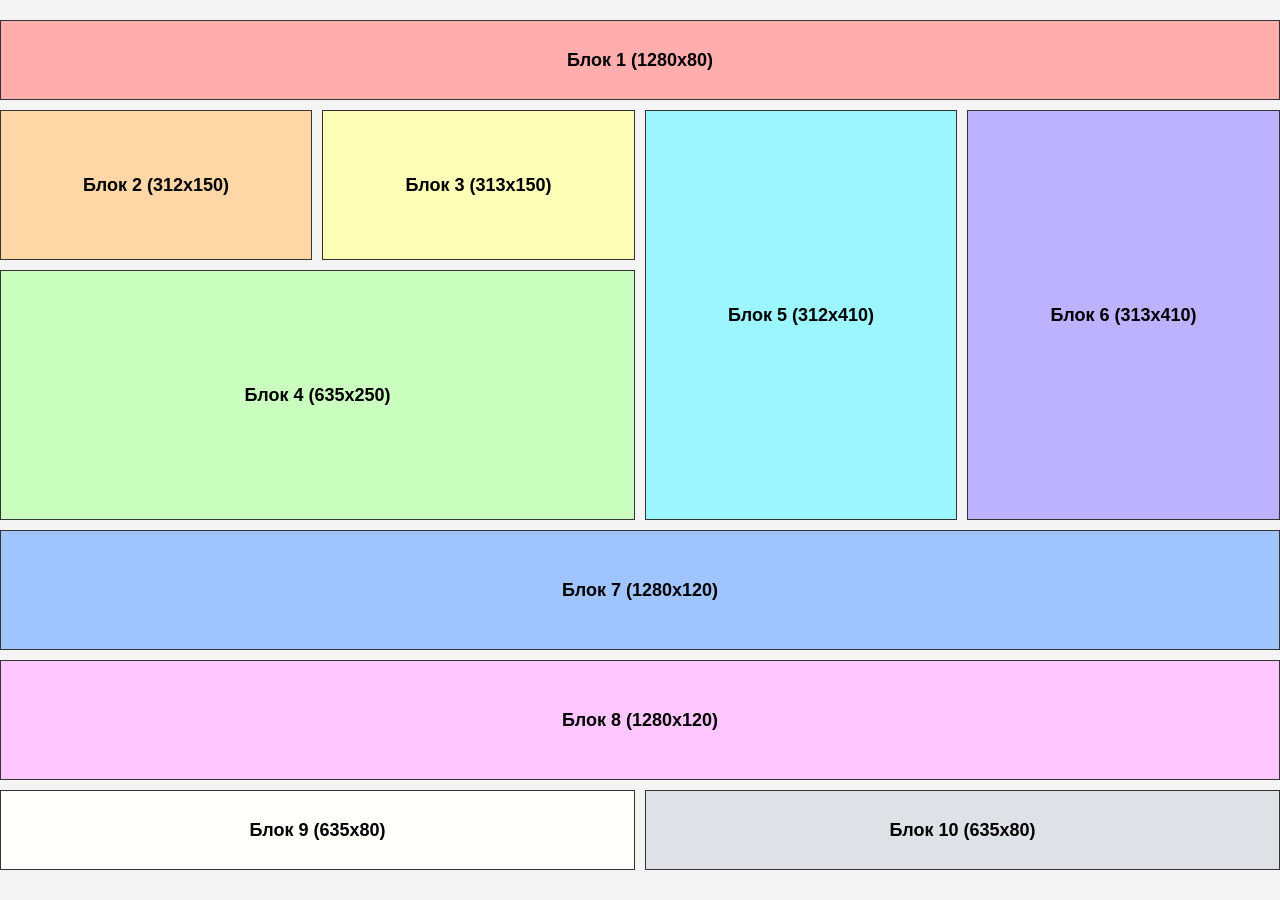
<file: z1/index1.html>
<!DOCTYPE html>
<html lang="ru">
<head>
    <meta charset="UTF-8">
    <meta name="viewport" content="width=device-width, initial-scale=1.0">
    <!-- Пункт 7: Номер варианта в заголовке -->
    <title>Вариант 16</title>
    <meta name="keywords" content="фиксверстка, grid, вариант 16, ПЗТ-42">
    <link rel="stylesheet" href="style1.css">
</head>
<body>
 <div class="container">
    <header class="block b1">Блок 1 (1280x80)</header>

    <div class="block b2">Блок 2 (312x150)</div>
    <div class="block b3">Блок 3 (313x150)</div>
    <div class="block b4">Блок 4 (635x250)</div>

    <div class="block b5">Блок 5 (312x410)</div>
    <div class="block b6">Блок 6 (313x410)</div>
    
    <div class="block b7">Блок 7 (1280x120)</div>
    <div class="block b8">Блок 8 (1280x120)</div>
    
    <div class="block b9">Блок 9 (635x80)</div>
    <footer class="block b10">Блок 10 (635x80)</footer>
</div>
</body>
</html>
</file>
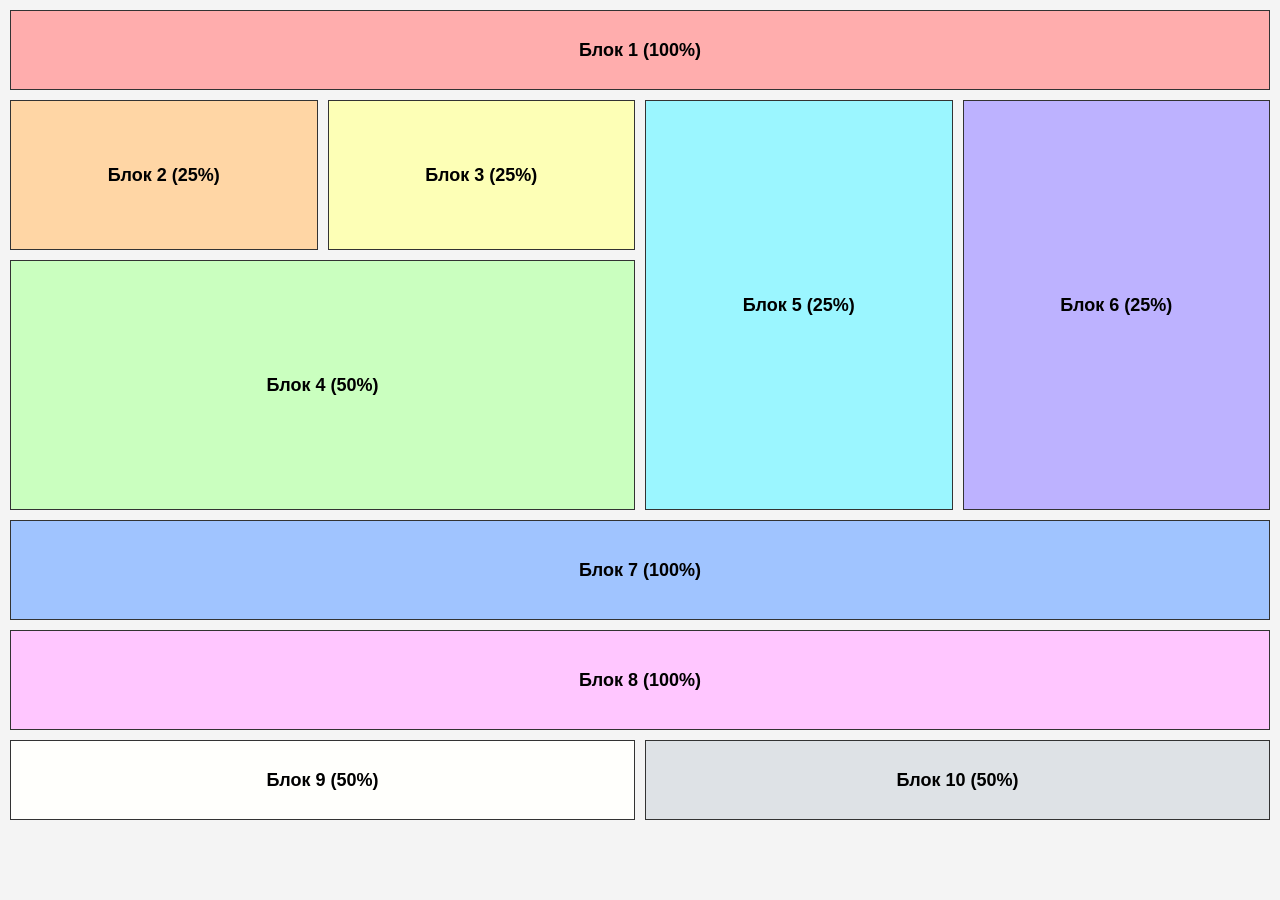
<file: z2/index2.html>
<!DOCTYPE html>
<html lang="ru">
<head>
    <meta charset="UTF-8">
    <meta name="viewport" content="width=device-width, initial-scale=1.0">
    <title>Вариант 16 - Задание 2</title>
    <meta name="keywords" content="резиновая верстка, grid, вариант 14, ПЗТ-42">
    <link rel="stylesheet" href="style2.css">
</head>
<body>
    <div class="container">
    <!-- 4 колонки по 25% = 100% -->
    <header class="block b1">Блок 1 (100%)</header>

    <!-- Блоки 2, 3, 5, 6 занимают по 1 колонке из 4 -->
    <div class="block b2">Блок 2 (25%)</div>
    <div class="block b3">Блок 3 (25%)</div>
    
    <!-- Блок 4 занимает 2 колонки из 4 -->
    <div class="block b4">Блок 4 (50%)</div>

    <div class="block b5">Блок 5 (25%)</div>
    <div class="block b6">Блок 6 (25%)</div>
    
    <!-- Блоки 7 и 8 на всю ширину -->
    <div class="block b7">Блок 7 (100%)</div>
    <div class="block b8">Блок 8 (100%)</div>
    
    <!-- Блоки 9 и 10 по половине ширины -->
    <div class="block b9">Блок 9 (50%)</div>
    <footer class="block b10">Блок 10 (50%)</footer>
</div>


</body>
</html>
</file>
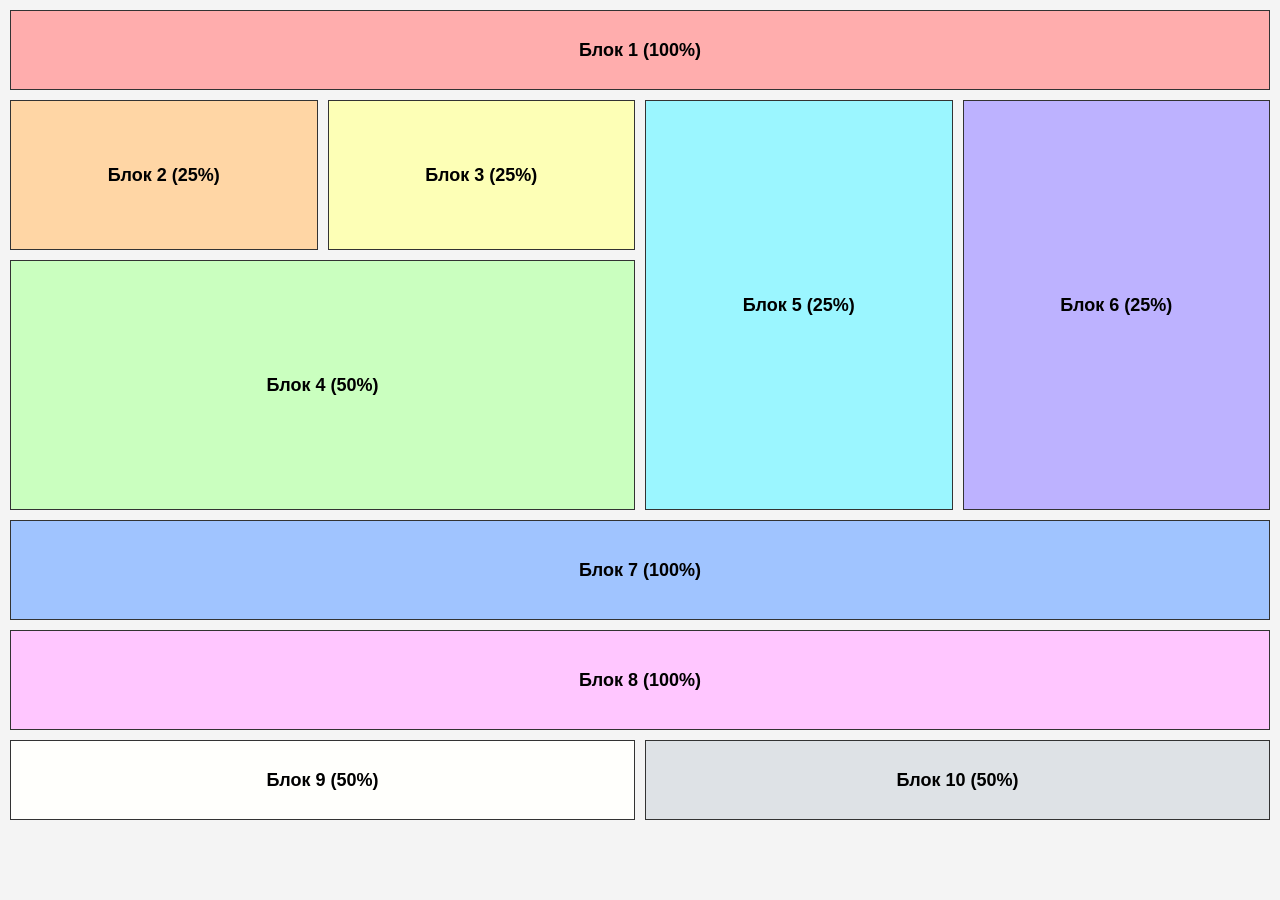
<file: z3/index3.html>
<!DOCTYPE html>
<html lang="ru">
<head>
    <meta charset="UTF-8">
    <meta name="viewport" content="width=device-width, initial-scale=1.0">
    <title>Вариант 16 - Задание 3</title>
    <meta name="keywords" content="резиновая верстка, grid, вариант 14, ПЗТ-42">
    <link rel="stylesheet" href="style3.css">
</head>
<body>
    <div class="container">
    <!-- Шапка -->
    <header class="block b1">Блок 1 (100%)</header>

    <!-- Верхняя секция слева -->
    <div class="block b2">Блок 2 (25%)</div>
    <div class="block b3">Блок 3 (25%)</div>
    <div class="block b4">Блок 4 (50%)</div>

    <!-- Верхняя секция справа (высокие блоки) -->
    <div class="block b5">Блок 5 (25%)</div>
    <div class="block b6">Блок 6 (25%)</div>
    
    <!-- Средние полосы -->
    <div class="block b7">Блок 7 (100%)</div>
    <div class="block b8">Блок 8 (100%)</div>
    
    <!-- Нижние блоки (подвал) -->
    <div class="block b9">Блок 9 (50%)</div>
    <footer class="block b10">Блок 10 (50%)</footer>
</div>


</body>
</html>
</file>
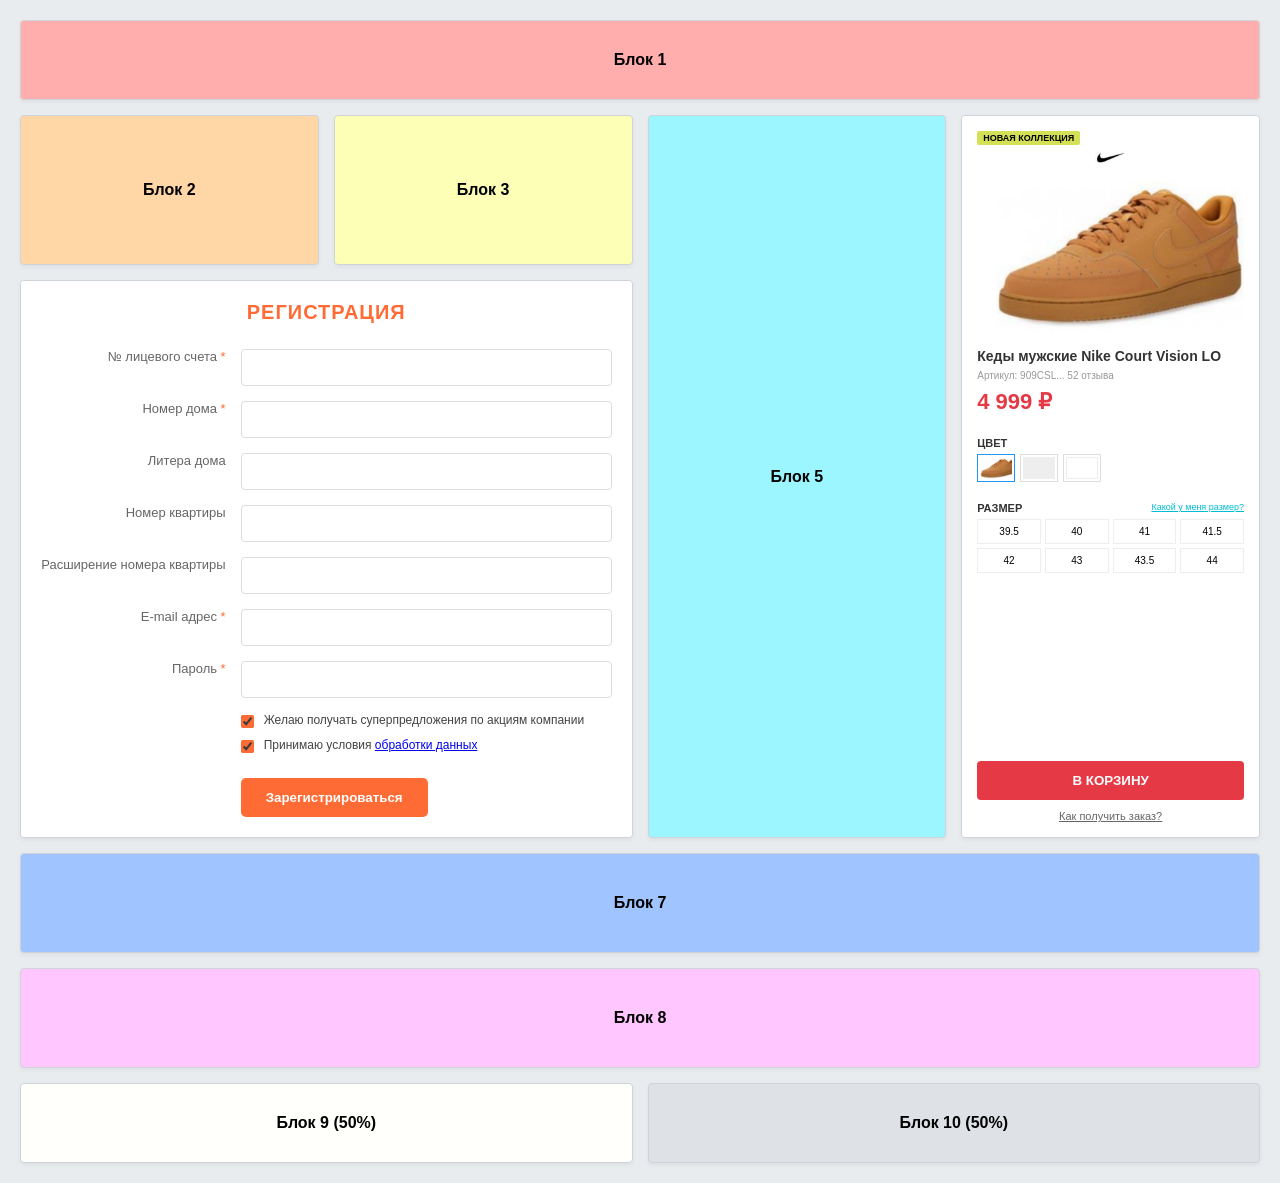
<file: z6/index6.html>
<!DOCTYPE html>
<html lang="ru">
<head>
    <meta charset="UTF-8">
    <meta name="viewport" content="width=device-width, initial-scale=1.0">
    <title>Вариант 16 - Задание 4 (Стилизованное)</title>
    <link rel="stylesheet" href="style6.css">
</head>
<body>
    <div class="container">
        <header class="block b1">Блок 1</header>

        <div class="block b2">Блок 2</div>
        <div class="block b3">Блок 3</div>
        
        <!-- Блок 4 - Форма регистрации -->
        <div class="b4">
            <div class="reg-container">
                <h2 class="reg-title">РЕГИСТРАЦИЯ</h2>
                <form class="reg-form">
                    <div class="reg-group">
                        <label>№ лицевого счета <span class="orange">*</span></label>
                        <input type="text">
                    </div>
                    <div class="reg-group">
                        <label>Номер дома <span class="orange">*</span></label>
                        <input type="text">
                    </div>
                    <div class="reg-group">
                        <label>Литера дома</label>
                        <input type="text">
                    </div>
                    <div class="reg-group">
                        <label>Номер квартиры</label>
                        <input type="text">
                    </div>
                    <div class="reg-group">
                        <label>Расширение номера квартиры</label>
                        <input type="text">
                    </div>
                    <div class="reg-group">
                        <label>E-mail адрес <span class="orange">*</span></label>
                        <input type="email">
                    </div>
                    <div class="reg-group">
                        <label>Пароль <span class="orange">*</span></label>
                        <input type="password">
                    </div>

                    <div class="reg-checkboxes">
                        <label class="check-item">
                            <input type="checkbox" checked> 
                            <span>Желаю получать суперпредложения по акциям компании</span>
                        </label>
                        <label class="check-item">
                            <input type="checkbox" checked> 
                            <span>Принимаю условия <a href="#">обработки данных</a></span>
                        </label>
                    </div>

                    <button type="submit" class="btn-reg">Зарегистрироваться</button>
                </form>
            </div>
        </div>

        <div class="block b5">Блок 5</div>
        
        <!-- Блок 6 - Карточка Nike -->
        <div class="b6">
            <div class="nike-card">
                <div class="badge-new">НОВАЯ КОЛЛЕКЦИЯ</div>
                <img class="nike-logo-img" src="лого.png" alt="Nike Logo">

                <div class="product-image">
                    <img src="основа.png" alt="Кеды Nike Court Vision LO">
                </div>

                <div class="product-main-info">
                    <h3>Кеды мужские Nike Court Vision LO</h3>
                    <p class="article">Артикул: 909CSL... <span>52 отзыва</span></p>
                    <p class="price-nike">4 999 ₽</p>
                </div>

                <div class="selection-section">
                    <p class="label">ЦВЕТ</p>
                    <div class="color-options">
                        <div class="color-item active"><img src="основа.png" alt="brown"></div>
                        <div class="color-item"><div class="gray-box"></div></div>
                        <div class="color-item"><div class="white-box"></div></div>
                    </div>
                </div>

                <div class="selection-section">
                    <p class="label">РАЗМЕР <span class="size-link">Какой у меня размер?</span></p>
                    <div class="size-grid">
                        <span>39.5</span><span>40</span><span>41</span><span>41.5</span>
                        <span>42</span><span>43</span><span>43.5</span><span>44</span>
                    </div>
                </div>

                <button class="btn-cart">В КОРЗИНУ</button>
                <p class="delivery-link">Как получить заказ?</p>
            </div>
        </div>
        
        <div class="block b7">Блок 7</div>
        <div class="block b8">Блок 8</div>
        <div class="block b9">Блок 9 (50%)</div>
        <footer class="block b10">Блок 10 (50%)</footer>
    </div>
</body>
</html>
</file>
<file: pansionat2/pansionat2/css/style.css>
* {
  box-sizing: border-box;
}

html {
  scroll-behavior: smooth;
}

body {
  margin: 0;
  font-family: 'Segoe UI',Arial,sans-serif;
  color: #343434;
  background: #fff;
}

.container {
  width: 1170px;
  margin: 0 auto;
}

.btn {
  display: inline-flex;
  align-items: center;
  justify-content: center;
  height: 64px;
  padding: 0 44px;
  border-radius: 100px;
  background: #ff8743;
  color: white;
  font-weight: 800;
  text-decoration: none;
  border: 2px solid #ff8743;
  box-shadow: 0 12px 24px rgba(255,135,67,.18);
  transition: .25s;
}

.btn:hover {
  transform: translateY(-3px);
  box-shadow: 0 18px 32px rgba(255,135,67,.3);
}

.btn-outline {
  background: white;
  color: #ff8743;
  box-shadow: none;
  height: 44px;
  padding: 0 32px;
}

.btn-outline:hover {
  background: white;
  color: #ff8743;
}

h1,h2,h3,p {
  margin: 0;
}

.header {
  height: 120px;
  background: #f5f5f5;
}

.header__inner {
  height: 100%;
  display: flex;
  align-items: center;
  justify-content: space-between;
}

.brand {
  display: flex;
  align-items: center;
  gap: 22px;
  color: #62b833;
  font-size: 16px;
  line-height: 22px;
}

.logo {
  width: 84px;
  height: 84px;
  border: 1.5px solid #70bb3b;
  border-radius: 50%;
  display: flex;
  flex-direction: column;
  align-items: center;
  justify-content: center;
  color: #70bb3b;
  flex-shrink: 0;
}

.logo span {
  font-size: 34px;
  line-height: 26px;
}

.logo small {
  font-size: 9px;
}

.header__place,.header__contacts {
  font-size: 18px;
  line-height: 26px;
}

.header__place span,.header__contacts span {
  display: block;
}

.header__contacts b {
  color: #ff8743;
}

.header__btn {
  height: 64px;
  padding: 0 52px;
}

.hero {
  position: relative;
  height: 1097px;
  background: #f5f5f5;
  overflow: hidden;
}

.hero__photo {
  position: absolute;
  left: 0;
  top: 148px;
  width: 886px;
  height: 690px;
  background: url('../assets/hero.png') center/cover no-repeat;
  mix-blend-mode: darken;
}

.hero__photo:after {
  content: '';
  position: absolute;
  inset: 0;
  background: radial-gradient(ellipse at 50% 50%,rgba(255,255,255,0) 45%,#f5f5f5 79%);
}

.hero__clouds {
  position: absolute;
  left: -5%;
  right: -5%;
  bottom: 95px;
  height: 470px;
  background: url('../assets/cloud.png') center/cover repeat-x;
  opacity: .96;
}

.hero__clouds:after {
  content: '';
  position: absolute;
  left: 0;
  right: 0;
  bottom: -160px;
  height: 260px;
  background: linear-gradient(to bottom,rgba(255,255,255,0),#fff 60%);
}

.hero__content {
  position: relative;
  height: 100%;
  z-index: 2;
}

.hero__text {
  position: absolute;
  left: 598px;
  top: 88px;
  width: 650px;
}

.overline {
  font-size: 32px;
  color: #8a8a8a;
  font-weight: 700;
  margin-bottom: 22px;
}

h1 {
  font-size: 50px;
  line-height: 1.2;
  font-weight: 800;
  letter-spacing: -.6px;
}

h1 span {
  color: #70bb3b;
}

.lead {
  font-size: 22px;
  line-height: 32px;
  margin: 26px 0 28px;
}

.price-card {
  position: absolute;
  left: 0;
  top: 675px;
  width: 440px;
  height: 121px;
  background: #fff;
  box-shadow: 0 2px 40px rgba(193,193,193,.35);
  border-bottom: 4px solid #ff8743;
  display: flex;
  align-items: center;
  justify-content: center;
  gap: 28px;
}

.price-card .old {
  font-size: 29px;
  color: #b3b3b3;
  text-decoration: line-through;
}

.price-card strong {
  font-size: 54px;
  color: #ff8743;
}

.price-card sup {
  font-size: 22px;
  color: #ff8743;
}

.hero-features {
  position: absolute;
  left: 600px;
  top: 650px;
  width: 645px;
  background: #fff;
  border-left: 4px solid #ff8743;
  box-shadow: 0 2px 40px rgba(193,193,193,.3);
  padding: 31px 35px 26px 52px;
}

.hero-features div {
  display: grid;
  grid-template-columns: 40px 1fr;
  align-items: center;
  margin: 0 0 16px;
}

.hero-features i {
  font-style: normal;
  color: #70bb3b;
  font-size: 30px;
}

.hero-features p {
  font-size: 18px;
  line-height: 25px;
  color: #565656;
}

.stats {
  position: absolute;
  left: 0;
  right: 0;
  bottom: -60px;
  display: grid;
  grid-template-columns: 1fr 1fr 1fr 1fr;
  gap: 92px;
}

.stats b {
  display: block;
  font-size: 54px;
  line-height: 60px;
  color: #70bb3b;
}

.stats span {
  font-size: 22px;
  line-height: 30px;
  color: #565656;
}

.section-cloud {
  position: relative;
  overflow: hidden;
}

.section-cloud:before {
  content: '';
  position: absolute;
  left: -10%;
  right: -10%;
  top: -170px;
  height: 350px;
  background: url('../assets/cloud.png') center/cover repeat-x;
  opacity: .45;
  pointer-events: none;
}

.boarding {
  padding: 95px 0 112px;
  background: #fff;
}

.boarding h2,.gallery h2 {
  font-size: 50px;
  line-height: 60px;
  margin-bottom: 48px;
}

.cards {
  display: grid;
  grid-template-columns: repeat(4,278px);
  gap: 20px;
}

.card {
  height: 521px;
  background: #fff;
  box-shadow: 0 20px 40px rgba(193,193,193,.3);
  transition: .25s;
}

.card:hover {
  transform: translateY(-8px);
  box-shadow: 0 26px 50px rgba(193,193,193,.42);
}

.card img {
  display: block;
  width: 278px;
  height: 200px;
  object-fit: cover;
}

.card__body {
  padding: 23px 20px;
}

.card h3 {
  font-size: 24px;
  line-height: 30px;
  margin-bottom: 8px;
}

.addr {
  font-size: 14px;
  line-height: 20px;
  color: #767676;
  height: 56px;
  border-bottom: 1px solid #dfdfdf;
  padding-bottom: 15px;
  margin-bottom: 18px;
}

dl {
  display: grid;
  grid-template-columns: 1fr auto;
  row-gap: 7px;
  margin: 0 0 22px;
}

dt {
  font-size: 16px;
  color: #767676;
}

dd {
  margin: 0;
  font-size: 16px;
  font-weight: 700;
}

.card .btn {
  width: 100%;
  height: 40px;
  font-size: 16px;
  padding: 0;
}

.more {
  display: block;
  text-align: center;
  margin-top: 12px;
  color: #70bb3b;
  font-weight: 700;
  text-decoration: none;
}

.quiz {
  height: 420px;
  background: #eefce4;
  position: relative;
}

.quiz:after {
  content: '';
  position: absolute;
  left: 0;
  right: 0;
  bottom: -1px;
  height: 70px;
  background: linear-gradient(175deg,transparent 0 45%,#fff 46%);
}

.quiz__inner {
  display: grid;
  grid-template-columns: 1fr 574px;
  align-items: center;
  gap: 100px;
  height: 330px;
}

.quiz h2 {
  font-size: 44px;
  line-height: 54px;
}

.quiz p {
  font-size: 22px;
  margin: 14px 0 30px;
}

.note {
  background: #fff;
  border-left: 4px solid #70bb3b;
  box-shadow: 0 2px 40px rgba(193,193,193,.2);
  padding: 35px 38px;
  font-size: 22px;
  line-height: 34px;
  color: #686868;
}

.trust {
  padding: 92px 0 140px;
  min-height: 900px;
}

.trust__inner {
  position: relative;
}

.trust__img {
  position: absolute;
  right: -275px;
  top: 10px;
  width: 860px;
  height: 660px;
  object-fit: cover;
  object-position: center;
  filter: brightness(1.04);
  z-index: 1;
}

.trust__img:after {
  content: '';
}

.trust__text {
  position: relative;
  z-index: 2;
  width: 820px;
}

.trust h2 {
  font-size: 48px;
  line-height: 58px;
  margin-bottom: 22px;
}

.trust h3 {
  font-size: 36px;
  line-height: 46px;
  color: #70bb3b;
  margin-bottom: 76px;
}

.benefits {
  display: grid;
  grid-template-columns: 1fr 1fr;
  column-gap: 58px;
  row-gap: 46px;
}

.benefits p {
  display: grid;
  grid-template-columns: 54px 1fr;
  font-size: 20px;
  line-height: 30px;
}

.benefits i {
  font-style: normal;
  color: #ff8743;
  font-size: 32px;
}

.bottom-cloud:after {
  content: '';
  position: absolute;
  left: -10%;
  right: -10%;
  bottom: -40px;
  height: 330px;
  background: url('../assets/cloud.png') center/cover repeat-x;
  opacity: .7;
  pointer-events: none;
}

.gallery {
  padding: 70px 0 120px;
  text-align: center;
}

.tabs {
  display: flex;
  justify-content: center;
  gap: 58px;
  border-bottom: 1px solid #d9d9d9;
  margin: 0 auto 48px;
  width: 900px;
}

.tabs a {
  font-size: 25px;
  padding-bottom: 18px;
  text-decoration: none;
  color: #343434;
}

.tabs .active {
  color: #ff8743;
  font-weight: 700;
  position: relative;
}

.tabs .active:after {
  content: '';
  position: absolute;
  width: 9px;
  height: 9px;
  background: #ff8743;
  border-radius: 50%;
  left: 50%;
  bottom: -5px;
}

.gallery__grid {
  display: grid;
  grid-template-columns: repeat(3,1fr);
  gap: 20px;
  width: 990px;
  margin: 0 auto;
}

.gallery__grid img {
  width: 100%;
  height: 205px;
  object-fit: cover;
  transition: .25s;
}

.gallery__grid img:hover {
  transform: scale(1.035);
}

.gallery__btn {
  margin-top: 45px;
  width: 260px;
}

.promo {
  display: grid;
  grid-template-columns: 1fr 1fr;
  min-height: 520px;
}

.promo__photo {
  position: relative;
  overflow: hidden;
}

.promo__photo img {
  width: 100%;
  height: 100%;
  object-fit: cover;
}

.promo__photo:before,.promo__photo:after {
  content: '';
  position: absolute;
  left: 0;
  right: 0;
  height: 70px;
  background: #fff;
  z-index: 2;
}

.promo__photo:before {
  top: -35px;
  transform: rotate(-2deg);
}

.promo__photo:after {
  bottom: -35px;
  transform: rotate(2deg);
}

.promo__form {
  background: #eefce4;
  padding: 70px 120px 55px 86px;
}

.promo h2 {
  font-size: 42px;
  line-height: 52px;
}

.promo h3 {
  font-size: 38px;
  line-height: 48px;
  color: #70bb3b;
  margin: 12px 0 36px;
}

.promo p {
  font-size: 20px;
  line-height: 30px;
  margin-bottom: 28px;
}

.promo form {
  width: 520px;
}

.promo label {
  display: block;
  color: #aaa;
  font-size: 12px;
  margin-top: 20px;
}

.promo input {
  width: 100%;
  border: 0;
  border-bottom: 1px solid #c7c7c7;
  background: transparent;
  height: 42px;
  font-size: 18px;
  outline: 0;
}

.promo button {
  margin-top: 36px;
  border: 0;
}

.promo small {
  display: inline-block;
  width: 260px;
  margin-left: 18px;
  color: #888;
  font-size: 11px;
  line-height: 16px;
  vertical-align: middle;
}

.reviews {
  padding: 110px 0 100px;
}

.reviews__inner {
  display: grid;
  grid-template-columns: 390px 1fr;
  gap: 95px;
  align-items: center;
}

.reviews__staff {
  width: 390px;
  height: 500px;
  object-fit: cover;
  border-radius: 0 30px 0 30px;
}

.reviews h2 {
  font-size: 48px;
  line-height: 60px;
  margin-bottom: 18px;
}

.reviews h3 {
  font-size: 22px;
  line-height: 32px;
  color: #70bb3b;
  margin-bottom: 55px;
}

.review-list {
  display: flex;
  gap: 42px;
  margin-bottom: 48px;
}

.review-list img {
  width: 150px;
  height: 210px;
  object-fit: cover;
  box-shadow: 0 2px 25px rgba(0,0,0,.08);
}

.reviews .btn {
  height: 44px;
  font-size: 15px;
}

.map {
  height: 580px;
  position: relative;
  overflow: hidden;
}

.map > img:first-child {
  width: 100%;
  height: 100%;
  object-fit: cover;
  filter: brightness(1.06);
}

.map-form {
  position: absolute;
  right: 22%;
  top: 90px;
  width: 460px;
  background: white;
  box-shadow: 0 20px 50px rgba(0,0,0,.12);
  padding: 0 38px 34px;
}

.map-form__head {
  margin: 0 -38px 30px;
  background: #69bd37;
  color: #fff;
  font-weight: 700;
  padding: 18px 38px;
  line-height: 26px;
}

.map-form h3 {
  font-size: 24px;
  line-height: 32px;
  margin-bottom: 24px;
}

.map-form input {
  width: 100%;
  border: 0;
  border-bottom: 1px solid #d7d7d7;
  height: 45px;
  margin-bottom: 12px;
}

.map-form .btn {
  height: 44px;
  font-size: 13px;
  border: 0;
}

.footer {
  background: #69bd37;
  padding: 45px 0;
  color: white;
}

.footer__inner {
  display: flex;
  align-items: center;
  justify-content: space-between;
}

.footer .brand {
  color: white;
}

.footer .logo {
  border-color: white;
  color: white;
}

.footer .btn {
  height: 54px;
  box-shadow: none;
}

@media(max-width: 1250px) {
  .container {
    width: 94%;
  }

  .cards {
    grid-template-columns: repeat(2,278px);
    justify-content: center;
  }

  .hero__text {
    left: 48%;
  }

  .hero-features {
    left: 48%;
    width: 48%;
  }

  .price-card {
    left: 4%;
  }

  .stats {
    left: 4%;
    right: 4%;
    gap: 30px;
  }

  .trust__img {
    opacity: .25;
  }

  .promo {
    grid-template-columns: 1fr;
  }

  .promo__photo {
    height: 430px;
  }

  .gallery__grid {
    width: 100%;
  }

}

@media(max-width: 800px) {
  .header {
    height: auto;
    padding: 20px 0;
  }

  .header__inner,.stats,.reviews__inner {
    display: block;
  }

  .header__place,.header__contacts,.header__btn {
    margin-top: 18px;
  }

  .hero {
    height: auto;
    padding-bottom: 80px;
  }

  .hero__photo {
    position: relative;
    width: 100%;
    height: 430px;
    top: 0;
  }

  .hero__text,.price-card,.hero-features,.stats {
    position: relative;
    left: auto;
    right: auto;
    top: auto;
    bottom: auto;
    width: 100%;
    margin-top: 30px;
  }

  .hero__text h1 {
    font-size: 36px;
  }

  .cards {
    grid-template-columns: 278px;
  }

  .quiz {
    height: auto;
    padding: 50px 0;
  }

  .quiz__inner {
    display: block;
    height: auto;
  }

  .note {
    margin-top: 30px;
  }

  .benefits {
    grid-template-columns: 1fr;
  }

  .gallery h2,.boarding h2 {
    font-size: 34px;
  }

  .tabs {
    width: 100%;
    gap: 18px;
    overflow: auto;
  }

  .gallery__grid {
    grid-template-columns: 1fr;
  }

  .promo__form {
    padding: 45px 24px;
  }

  .promo form {
    width: 100%;
  }

  .map-form {
    right: 5%;
    width: 90%;
  }

}

/* final fixes: lighter clouds + proper hover like Figma */
.hero__clouds {
  opacity: .28 !important;
  mix-blend-mode: screen;
  bottom: 65px !important;
  height: 360px !important;
  z-index: 1;
}

.hero__clouds:after {
  height: 120px !important;
  bottom: -70px !important;
  background: linear-gradient(to bottom,rgba(255,255,255,0),rgba(255,255,255,.82) 70%,#fff 100%) !important;
}

.section-cloud:before {
  opacity: .16 !important;
  mix-blend-mode: screen;
  z-index: 0;
}

.section-cloud > .container,
.boarding > .container,
.trust > .container,
.gallery > .container {
  position: relative;
  z-index: 2;
}

.bottom-cloud:after {
  opacity: .18 !important;
  mix-blend-mode: screen;
}

.card .btn.btn-outline {
  background: #fff;
  color: #ff8743;
  border-color: #ff8743;
  box-shadow: none;
}

.card .btn.btn-outline:hover,
.gallery__btn:hover {
  background: #ff8743 !important;
  color: #fff !important;
  border-color: #ff8743 !important;
  box-shadow: 0 14px 26px rgba(255,135,67,.28);
  transform: translateY(-2px);
}

.card.active .btn:hover,
.btn:hover {
  background: #ff7a32;
  border-color: #ff7a32;
}

/* Отступ блока статистики под облаками */
.stats {
  bottom: -60px;
}

/* Кнопки с белым фоном становятся оранжевыми при наведении */
.btn-outline:hover,
.card .btn.btn-outline:hover,
.gallery__btn:hover {
  background: #ff8743 !important;
  color: #ffffff !important;
  border-color: #ff8743 !important;
}


/* all boarding card buttons white by default */
.card .btn {
  background:#fff !important;
  color:#ff8743 !important;
  border:2px solid #ff8743 !important;
  box-shadow:none !important;
}

.card .btn:hover {
  background:#ff8743 !important;
  color:#fff !important;
}

.card.active .btn {
  background:#fff !important;
  color:#ff8743 !important;
  border:2px solid #ff8743 !important;
}

/* Маркер на карте */
.map-marker {
  position: absolute;
  left: 255px;
  top: 215px;
  width: 58px;
  height: auto;
  z-index: 6;
  pointer-events: none;
  filter: drop-shadow(0 8px 10px rgba(255, 135, 67, .25));
  animation: marker-bounce 2s ease-in-out infinite;
}

@keyframes marker-bounce {
  0%, 100% {
    transform: translateY(0);
  }

  50% {
    transform: translateY(-8px);
  }
}

@media(max-width: 800px) {
  .map-marker {
    left: 10%;
    top: 48%;
    width: 46px;
  }
}

/* ===== ДОРАБОТКИ ПО МАКЕТУ ===== */

/* Облака на первом экране как наложение */
.hero__clouds {
  opacity: .48 !important;
  mix-blend-mode: lighten !important;
  bottom: 80px !important;
  height: 410px !important;
  z-index: 1;
}

.hero__clouds::before {
  content: "";
  position: absolute;
  left: -8%;
  right: -8%;
  bottom: 30px;
  height: 300px;
  background: url('../assets/cloud.png') center/cover repeat-x;
  opacity: .72;
  filter: blur(.2px);
}

.hero__clouds::after {
  height: 160px !important;
  bottom: -90px !important;
  background: linear-gradient(
    to bottom,
    rgba(255,255,255,0),
    rgba(255,255,255,.9) 70%,
    #fff 100%
  ) !important;
}

/* Облака на остальных секциях мягче */
.section-cloud::before {
  opacity: .22 !important;
  mix-blend-mode: lighten !important;
  top: -150px;
}

.bottom-cloud::after {
  opacity: .24 !important;
  mix-blend-mode: lighten !important;
}

/* Иконки ближе к макету */
.hero-features i,
.benefits i {
  font-family: "Segoe UI Symbol", "Arial", sans-serif;
  line-height: 1;
  opacity: .95;
}

.hero-features i {
  color: #70bb3b;
}

.benefits i {
  color: #ff8743;
  font-size: 34px;
}

/* Статистика: ниже и без обрезки текста */
.stats {
  bottom: -85px !important;
  align-items: start;
}

.stats > div {
  min-width: 0;
}

.stats span {
  display: block;
  max-width: 260px;
  font-size: 22px;
  line-height: 30px;
  white-space: normal;
  word-break: normal;
  overflow-wrap: normal;
}

.stats > div:last-child span {
  max-width: 300px;
}

/* Чтобы блок пансионатов не прилипал к статистике */
.boarding {
  padding-top: 145px;
}

/* Табы галереи как кликабельные */
.tabs a {
  cursor: pointer;
  transition: color .25s ease, transform .25s ease;
}

.tabs a:hover {
  color: #ff8743;
  transform: translateY(-2px);
}

.tabs .active {
  color: #ff8743;
}

/* Точки-листалка в отзывах */
.reviews__content {
  position: relative;
}

.reviews__content::after {
  content: "";
  display: block;
  width: 10px;
  height: 10px;
  margin-top: 24px;
  border-radius: 50%;
  background: #ff8743;
  box-shadow:
    24px 0 0 #ffd3bb,
    48px 0 0 #ffd3bb;
}

/* Ровнее переносы текста */
.lead,
.hero-features p,
.trust h3,
.benefits p {
  word-break: normal;
  overflow-wrap: normal;
}

.trust h3 {
  max-width: 900px;
}

/* Карта: карта растягивается, маркер нет */
.map > img:first-child {
  width: 100%;
  height: 100%;
  object-fit: cover;
  filter: brightness(1.06);
}

.map-marker {
  position: absolute;
  left: 420px;
  top: 270px;
  width: 58px !important;
  height: auto !important;
  object-fit: contain !important;
  z-index: 20;
  pointer-events: none;
  filter: drop-shadow(0 8px 10px rgba(255,135,67,.25));
  animation: marker-bounce 2s ease-in-out infinite;
}

@keyframes marker-bounce {
  0%,100% {
    transform: translateY(0);
  }

  50% {
    transform: translateY(-8px);
  }
}

.map-form {
  z-index: 30;
}

@media (max-width: 800px) {
  .hero__clouds {
    opacity: .35 !important;
    bottom: 20px !important;
  }

  .stats {
    bottom: auto !important;
  }

  .stats span {
    max-width: 100%;
  }

  .map-marker {
    left: 14%;
    top: 46%;
    width: 46px !important;
  }
}

/* ===== ФИНАЛЬНЫЕ ПРАВКИ: кнопки, статистика, галерея ===== */

/* Все кнопки "Узнать стоимость" в карточках белые, на hover оранжевые */
.card .btn,
.card.active .btn,
.card .btn.btn-outline {
  background: #ffffff !important;
  color: #ff8743 !important;
  border: 2px solid #ff8743 !important;
  box-shadow: none !important;
}

.card .btn:hover,
.card.active .btn:hover,
.card .btn.btn-outline:hover {
  background: #ff8743 !important;
  color: #ffffff !important;
  border-color: #ff8743 !important;
  box-shadow: 0 14px 26px rgba(255,135,67,.28) !important;
  transform: translateY(-2px);
}

/* Статистика как в макете: в одну линию и без обрезки */
.hero {
  height: 1135px;
}

.stats {
  bottom: -35px !important;
  gap: 86px;
  align-items: start;
  overflow: visible;
}

.stats b {
  white-space: nowrap;
}

.stats span {
  display: block;
  max-width: 280px;
  white-space: normal;
  overflow: visible;
}

.stats > div:last-child span {
  max-width: 310px;
}

/* Чтобы следующий блок не наезжал на статистику */
.boarding {
  padding-top: 165px;
}

/* Галерея: плавное переключение */
.gallery__grid img {
  transition: opacity .25s ease, transform .25s ease;
}

.gallery__grid.is-changing img {
  opacity: 0;
  transform: scale(.98);
}

.tabs a {
  cursor: pointer;
  user-select: none;
}


/* ===== ИСПРАВЛЕННАЯ СТАТИСТИКА ===== */
.hero{
    height: 1220px !important;
}

.stats{
    position:absolute !important;
    left:0 !important;
    right:0 !important;
    bottom:40px !important;

    display:grid !important;
    grid-template-columns:repeat(4,1fr) !important;
    gap:40px !important;
    align-items:start !important;
}

.stats > div{
    min-width:0;
}

.stats b{
    display:block;
    font-size:54px;
    line-height:60px;
    white-space:nowrap;
}

.stats span{
    display:block !important;
    max-width:240px !important;
    font-size:20px !important;
    line-height:1.5 !important;
    white-space:normal !important;
    overflow:visible !important;
    word-break:normal !important;
}

.boarding{
    padding-top:190px !important;
}
</file>
<file: z1/style1.css>
/* Пункт 9: Обнуление отступов и комментарии */
* {
    margin: 0;
    padding: 0;
    box-sizing: border-box;
}

body {
    font-family: Arial, sans-serif;
    background-color: #f4f4f4;
    /* Центрирование макета (Пункт 2.3) */
    display: flex;
    justify-content: center; 
    padding: 20px;
}


/* Общий стиль всех блоков и Пункт 6: разные цвета */
.block {
    border: 1px solid #333;
    display: flex;
    align-items: center;
    justify-content: center;
    font-size: 18px;
    font-weight: bold;
    text-align: center;
    /* Запрещаем контенту внутри растягивать блоки */
    overflow: hidden; 
}

.container {
    width: 1280px; 
    min-width: 1280px;
    display: grid;
    /* 3 отступа по 10px = 30px. (1280 - 30) / 4 = 312.5px на колонку */
    grid-template-columns: 312px 313px 312px 313px;
    /* Высоты строк */
    grid-template-rows: 80px 150px 250px 120px 120px 80px;
    gap: 10px; 
}

.b1 { grid-column: 1 / 5; grid-row: 1; background-color: #ffadad; }
.b2 { grid-column: 1 / 2; grid-row: 2; background-color: #ffd6a5; }
.b3 { grid-column: 2 / 3; grid-row: 2; background-color: #fdffb6; }
.b4 { grid-column: 1 / 3; grid-row: 3; background-color: #caffbf; }
.b5 { grid-column: 3 / 4; grid-row: 2 / 4; background-color: #9bf6ff; }
.b6 { grid-column: 4 / 5; grid-row: 2 / 4; background-color: #bdb2ff; }
.b7 { grid-column: 1 / 5; grid-row: 4; background-color: #a0c4ff; }
.b8 { grid-column: 1 / 5; grid-row: 5; background-color: #ffc6ff; }
.b9 { grid-column: 1 / 3; grid-row: 6; background-color: #fffffc; }
.b10 { grid-column: 3 / 5; grid-row: 6; background-color: #dee2e6; }
</file>
<file: z2/style2.css>
/* Пункт 9: Обнуление отступов и комментарии */
* {
    margin: 0;
    padding: 0;
    box-sizing: border-box;
}

body {
    font-family: Arial, sans-serif;
    background-color: #f4f4f4;
    padding: 10px;
}


/* Стили блоков (цвета остаются для проверки) */
.block {
    border: 1px solid #333;
    display: flex;
    align-items: center;
    justify-content: center;
    font-size: clamp(14px, 2vw, 18px); /* Резиновый шрифт */
    font-weight: bold;
    text-align: center;
}
/* Резиновая сетка */
.container {
    width: 100%; 
    display: grid;
    gap: 10px;
    /* Делим на 4 равные части для симметрии */
    grid-template-columns: repeat(4, 1fr);
    /* 6 строк согласно рисунку */
    grid-template-rows: 80px 150px 250px 100px 100px 80px;
}

/* Раскладка по рисунку */

/* Шапка */
.b1 { grid-column: 1 / 5; grid-row: 1; background-color: #ffadad; }

/* Левая часть */
.b2 { grid-column: 1 / 2; grid-row: 2; background-color: #ffd6a5; }
.b3 { grid-column: 2 / 3; grid-row: 2; background-color: #fdffb6; }
.b4 { grid-column: 1 / 3; grid-row: 3; background-color: #caffbf; }

/* Правая часть (Высокие блоки) */
.b5 { grid-column: 3 / 4; grid-row: 2 / 4; background-color: #9bf6ff; }
.b6 { grid-column: 4 / 5; grid-row: 2 / 4; background-color: #bdb2ff; }

/* Полосы на всю ширину */
.b7 { grid-column: 1 / 5; grid-row: 4; background-color: #a0c4ff; }
.b8 { grid-column: 1 / 5; grid-row: 5; background-color: #ffc6ff; }

/* Подвал (делим пополам) */
.b9 { grid-column: 1 / 3; grid-row: 6; background-color: #fffffc; }
.b10 { grid-column: 3 / 5; grid-row: 6; background-color: #dee2e6; }
</file>
<file: z3/style3.css>
* {
    margin: 0;
    padding: 0;
    box-sizing: border-box;
}

body {
    font-family: Arial, sans-serif;
    background-color: #f4f4f4;
    padding: 10px;
}

/* --- ДЕКСТОП (основа по рисунку) --- */
.container {
    width: 100%;
    display: grid;
    gap: 10px;
    grid-template-columns: repeat(4, 1fr); /* 4 колонки по 25% */
    grid-template-rows: 80px 150px 250px 100px 100px 80px;
}

.block {
    border: 1px solid #333;
    display: flex;
    align-items: center;
    justify-content: center;
    font-size: clamp(14px, 2vw, 18px);
    font-weight: bold;
    text-align: center;
}

.b1 { grid-column: 1 / 5; grid-row: 1; background-color: #ffadad; }

/* Левая группа */
.b2 { grid-column: 1 / 2; grid-row: 2; background-color: #ffd6a5; }
.b3 { grid-column: 2 / 3; grid-row: 2; background-color: #fdffb6; }
.b4 { grid-column: 1 / 3; grid-row: 3; background-color: #caffbf; }

/* Правая группа (высокие) */
.b5 { grid-column: 3 / 4; grid-row: 2 / 4; background-color: #9bf6ff; }
.b6 { grid-column: 4 / 5; grid-row: 2 / 4; background-color: #bdb2ff; }

/* Полосы */
.b7 { grid-column: 1 / 5; grid-row: 4; background-color: #a0c4ff; }
.b8 { grid-column: 1 / 5; grid-row: 5; background-color: #ffc6ff; }

/* Подвал */
.b9 { grid-column: 1 / 3; grid-row: 6; background-color: #fffffc; }
.b10 { grid-column: 3 / 5; grid-row: 6; background-color: #dee2e6; }

/* --- ПЛАНШЕТ (481px - 768px) --- */
@media (max-width: 768px) and (min-width: 481px) {
    .container {
        grid-template-columns: 1fr 1fr; /* Переходим на 2 колонки */
        grid-template-rows: auto; /* Высота подстроится под контент */
    }

    /* Все блоки, которые были на всю ширину или парами, ставим в 2 колонки */
    .b1, .b7, .b8 { grid-column: 1 / 3; }
    
    .b2 { grid-row: 2; grid-column: 1; }
    .b3 { grid-row: 2; grid-column: 2; }
    .b4 { grid-row: 3; grid-column: 1 / 3; }
    
    /* Высокие блоки на планшете ставим рядом */
    .b5 { grid-row: 4; grid-column: 1; height: 200px; }
    .b6 { grid-row: 4; grid-column: 2; height: 200px; }
    
    .b9 { grid-row: 7; grid-column: 1; }
    .b10 { grid-row: 7; grid-column: 2; }
}

/* --- ТЕЛЕФОН (до 480px) --- */
@media (max-width: 480px) {
    .container {
        grid-template-columns: 1fr; /* Всё в одну колонку */
    }

    .block {
        grid-column: 1 / 2 !important; /* Сбрасываем все растяжения */
        grid-row: auto !important;    /* Идем просто друг за другом */
        min-height: 100px;
    }
    
    .b1, .b10 { min-height: 60px; }
}
</file>
<file: z6/style6.css>
/* 1. Общие настройки и сброс */
* { 
    margin: 0; 
    padding: 0; 
    box-sizing: border-box; 
}

body { 
    font-family: 'Segoe UI', Arial, sans-serif; 
    padding: 10px; 
    background-color: #e9ecef; 
}

/* 2. Мобильная сетка по умолчанию (одна колонка) */
.container {
    display: grid;
    gap: 15px;
    grid-template-columns: 1fr; 
    grid-auto-rows: auto; 
    max-width: 1280px;
    margin: 0 auto;
}

/* Базовые стили для всех блоков */
.block, .b4, .b6 { 
    border: 1px solid #ced4da; 
    background: #fff; 
    border-radius: 4px;
    box-shadow: 0 2px 4px rgba(0,0,0,0.05);
}

.block {
    display: flex; 
    align-items: center; 
    justify-content: center;
    font-weight: bold;
    min-height: 80px; 
    padding: 15px;
}

/* Цвета блоков для наглядности схемы */
.b1 { background: #ffadad; }
.b2 { background: #ffd6a5; }
.b3 { background: #fdffb6; }
.b5 { background: #9bf6ff; }
.b7 { background: #a0c4ff; }
.b8 { background: #ffc6ff; }
.b9 { background: #fffffc; }
.b10 { background: #dee2e6; }

/* 3. Адаптивные стили формы (Мобильный вид) */
.reg-container { width: 100%; padding: 20px; background: #fff; border-radius: 4px; }
.reg-title { color: #ff6b35; text-align: center; font-size: 20px; margin-bottom: 25px; letter-spacing: 1px; }
.reg-group { display: flex; flex-direction: column; margin-bottom: 15px; }
.reg-group label { text-align: left; padding-right: 0; padding-bottom: 5px; font-size: 13px; color: #666; }
.reg-group input { width: 100%; border: 1px solid #ddd; padding: 10px; border-radius: 4px; outline: none; }
.orange { color: #ff6b35; }
.reg-checkboxes { margin-left: 0; text-align: left; font-size: 12px; color: #444; margin-top: 15px; }
.check-item { display: flex; align-items: flex-start; gap: 10px; margin-bottom: 10px; cursor: pointer; }
.check-item input { accent-color: #ff6b35; margin-top: 2px; flex-shrink: 0; }
.btn-reg { width: 100%; margin-left: 0; margin-top: 15px; background-color: #ff6b35; color: white; border: none; padding: 12px 25px; border-radius: 5px; font-weight: bold; cursor: pointer; transition: 0.3s; }
.btn-reg:hover { background-color: #e85a2a; }

/* 4. Адаптивные стили карточки Nike (Мобильный вид) */
.nike-card { padding: 15px; text-align: left; background: #fff; height: 100%; display: flex; flex-direction: column; border-radius: 4px; }
.badge-new { background: #d4e157; font-size: 9px; padding: 2px 6px; display: inline-block; font-weight: bold; border-radius: 2px; margin-bottom: 5px; align-self: flex-start; }
.nike-logo-img { display: block; margin: 0 auto 10px; max-width: 35px; height: auto; }
.product-image { width: 100%; margin-bottom: 15px; display: flex; justify-content: center; }
.product-image img { max-width: 100%; max-height: 250px; height: auto; object-fit: contain; }
.product-main-info h3 { font-size: 14px; margin-bottom: 5px; line-height: 1.2; color: #333; font-weight: bold; }
.article { font-size: 10px; color: #999; margin-bottom: 8px; }
.price-nike { color: #e63946; font-size: 22px; font-weight: bold; margin-bottom: 12px; }
.label { font-size: 11px; font-weight: bold; margin: 10px 0 5px; display: flex; justify-content: space-between; color: #333; }
.color-options { display: flex; gap: 5px; margin-bottom: 10px; }
.color-item { width: 38px; height: 28px; border: 1px solid #ddd; padding: 2px; cursor: pointer; flex-shrink: 0; }
.color-item.active { border-color: #2196f3; }
.color-item img { width: 100%; height: 100%; object-fit: cover; }
.gray-box { background: #eee; width: 100%; height: 100%; }
.white-box { background: #fff; border: 1px solid #eee; width: 100%; height: 100%; }
.size-grid { display: grid; grid-template-columns: repeat(4, 1fr); gap: 4px; }
.size-grid span { border: 1px solid #eee; font-size: 10px; padding: 6px 4px; text-align: center; cursor: pointer; font-weight: normal; }
.size-grid span:hover { background: #f0f0f0; border-color: #ccc; }
.size-link { color: #00bcd4; font-size: 9px; text-decoration: underline; font-weight: normal; }
.btn-cart { width: 100%; background: #e63946; color: white; border: none; padding: 12px; font-weight: bold; margin-top: auto; border-radius: 4px; cursor: pointer; text-transform: uppercase; }
.delivery-link { font-size: 11px; text-align: center; margin-top: 10px; color: #666; text-decoration: underline; font-weight: normal; }

/* 5. Десктопная сетка и стили (Для экранов от 768px) */
@media (min-width: 768px) {
    body { padding: 20px; }

    /* Построение исходной Grid-сетки */
    .container {
        grid-template-columns: repeat(4, 1fr);
        grid-template-rows: minmax(80px, auto) minmax(150px, auto) auto minmax(100px, auto) minmax(100px, auto) minmax(80px, auto);
    }

    /* Раскладка блоков по координатам */
    .b1 { grid-column: 1 / 5; grid-row: 1; }
    .b2 { grid-column: 1 / 2; grid-row: 2; }
    .b3 { grid-column: 2 / 3; grid-row: 2; }
    .b4 { grid-column: 1 / 3; grid-row: 3; align-self: start; }
    .b5 { grid-column: 3 / 4; grid-row: 2 / 4; }
    .b6 { grid-column: 4 / 5; grid-row: 2 / 4; align-self: stretch; }
    .b7 { grid-column: 1 / 5; grid-row: 4; }
    .b8 { grid-column: 1 / 5; grid-row: 5; }
    .b9 { grid-column: 1 / 3; grid-row: 6; }
    .b10 { grid-column: 3 / 5; grid-row: 6; }

    /* Десктопный вид формы регистрации */
    .reg-group { flex-direction: row; }
    .reg-group label { flex: 0 0 35%; text-align: right; padding-right: 15px; padding-bottom: 0; }
    .reg-group input { flex: 1; }
    .reg-checkboxes { margin-left: 35%; }
    .btn-reg { width: auto; margin-left: 35%; }
}
</file>
